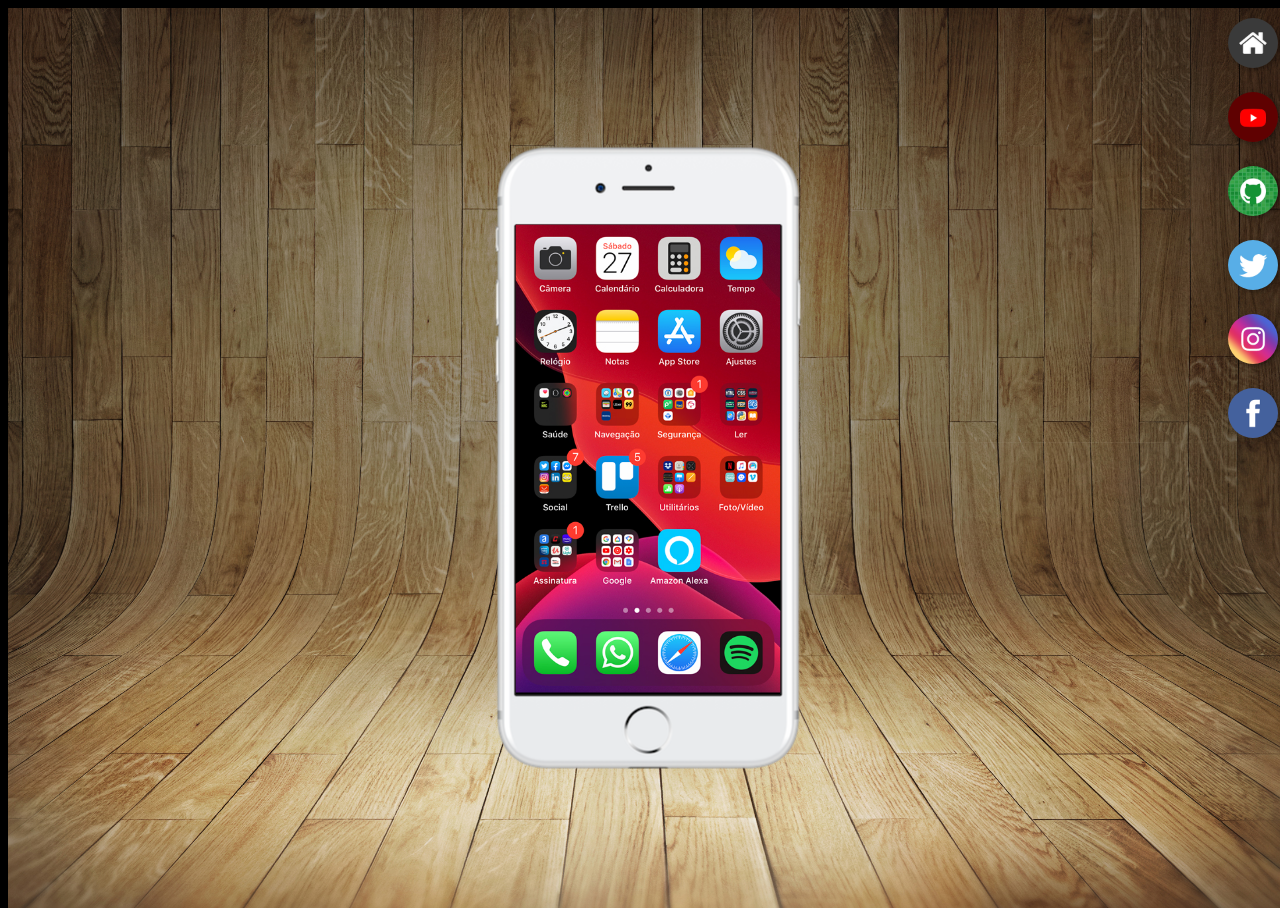
<file: index.html>
<!DOCTYPE html>
<html lang="pt-br">
<head>
    <meta charset="UTF-8">
    <meta name="viewport" content="width=device-width, initial-scale=1.0">
    <link rel="shortcut icon" href="favicon.ico" type="image/x-icon">
    <link rel="stylesheet" href="estilos/style.css">
    <title>Projeto Redes Sociais</title>
</head>
<body>
    <main>
        <section id="telefone">
            <iframe src="home.html" name="tela" id="tela" frameborder="0">
                Seu Navegador não é compativel
            </iframe>

        </section>
        <section id="redes-sociais">
            <a href="home.html" target="tela"><img src="imagens/logo-home.jpg" alt="Home"></a><br>
            <a href="youtube.html" target="tela"><img src="imagens/logo-youtube.jpg" alt="Youtube"></a><br>
            <a href="git.html" target="tela"><img src="imagens/logo-github.jpg" alt="Github"></a><br>
            <a href="https://x.com/guanabara" target="tela"><img src="imagens/logo-twitter.jpg" alt="Twitter"></a><br>
            <a href="imagens/tela-instagram.jpg" target="tela"><img src="imagens/logo-instagram.jpg" alt="Istagram"> </a><br>
            <a href="imagens/tela-facebook.jpg" target="tela"><img src="imagens/logo-facebook.jpg" alt="Facebook"></a>


        </section>
    </main>
</body>
</html>
</file>
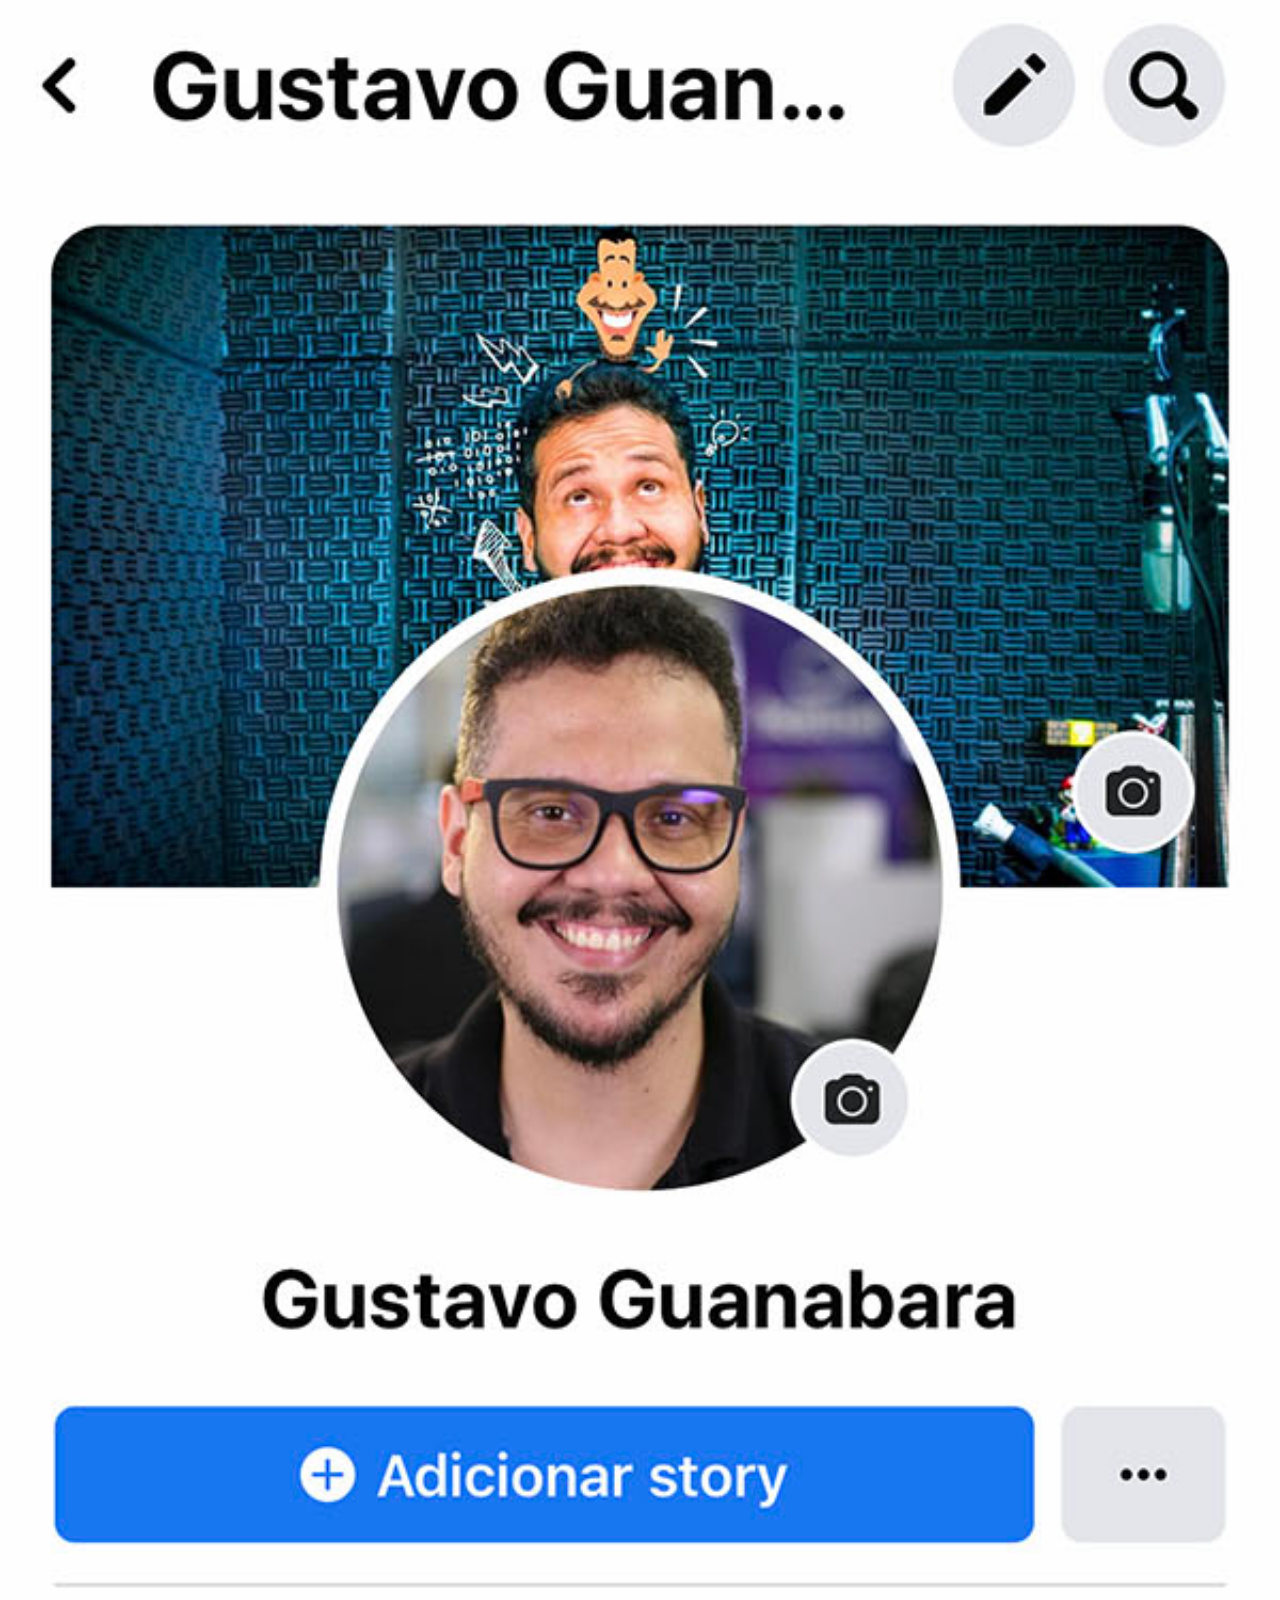
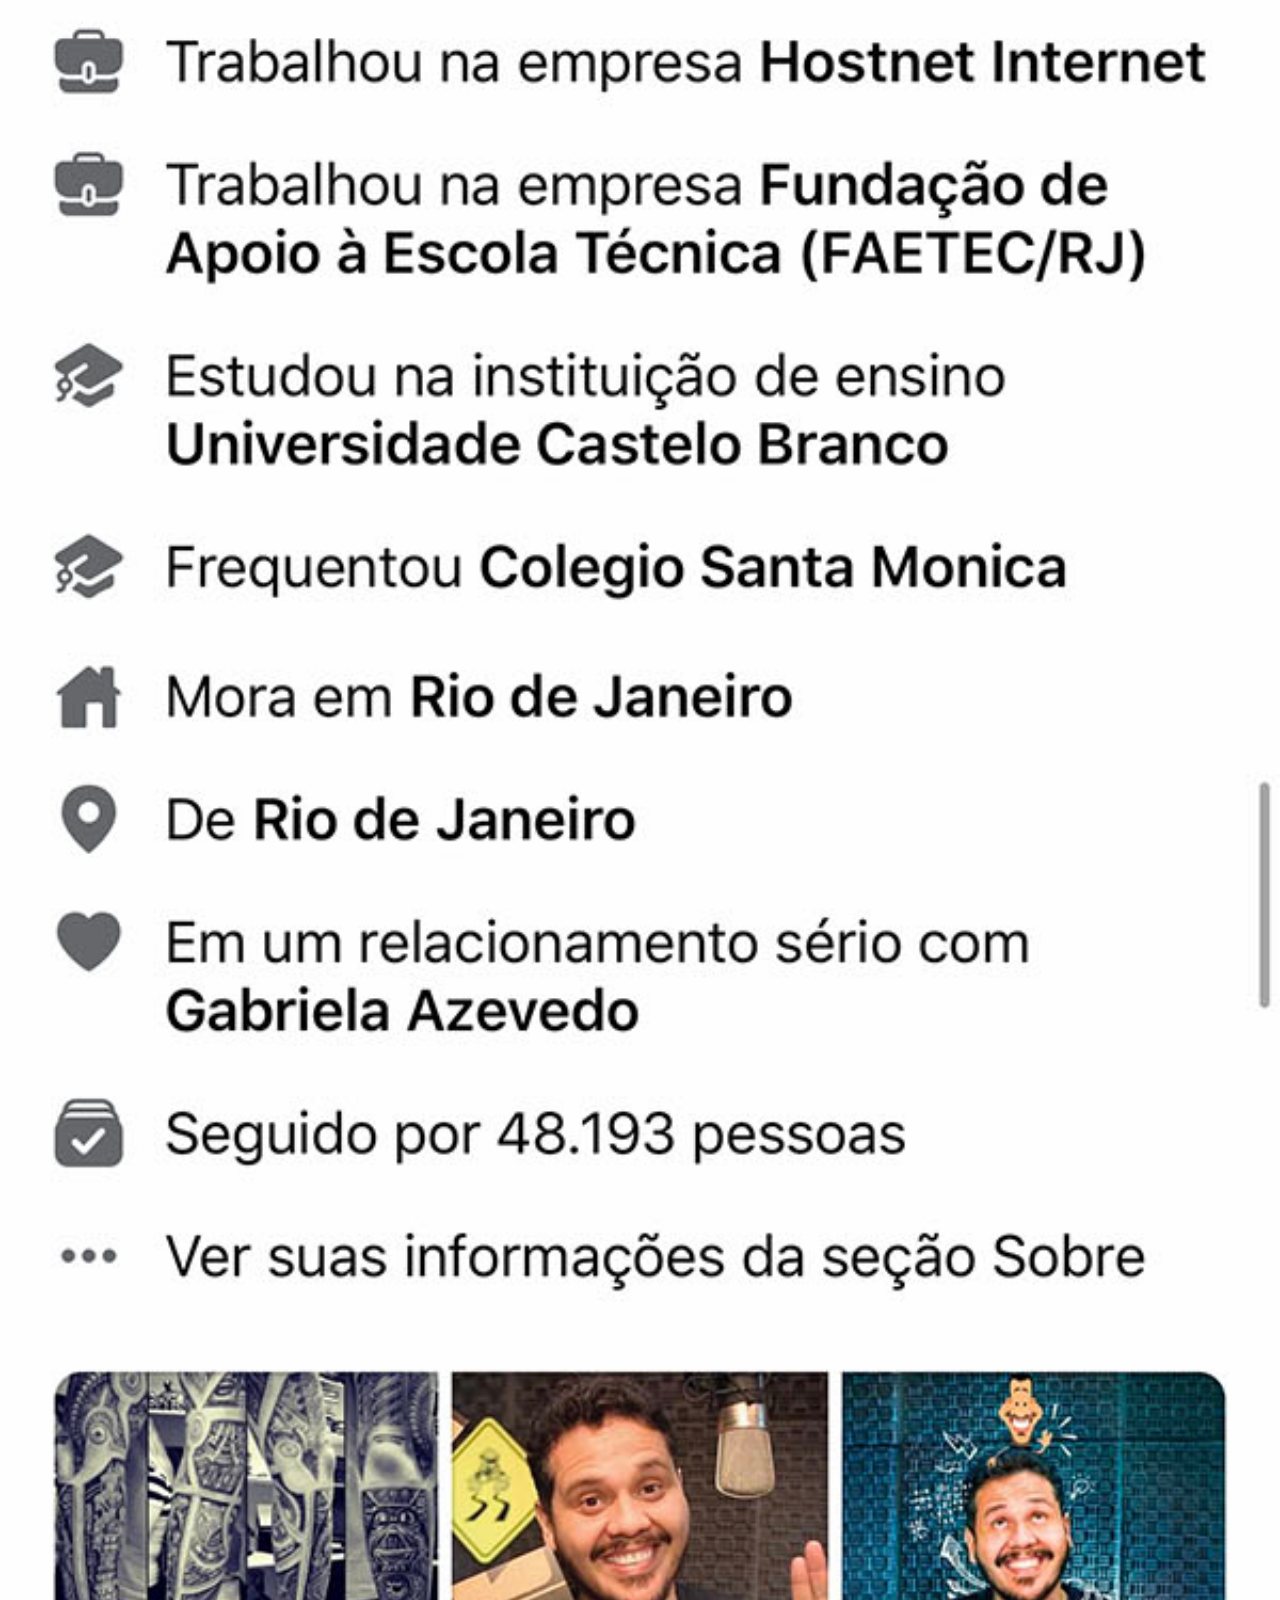
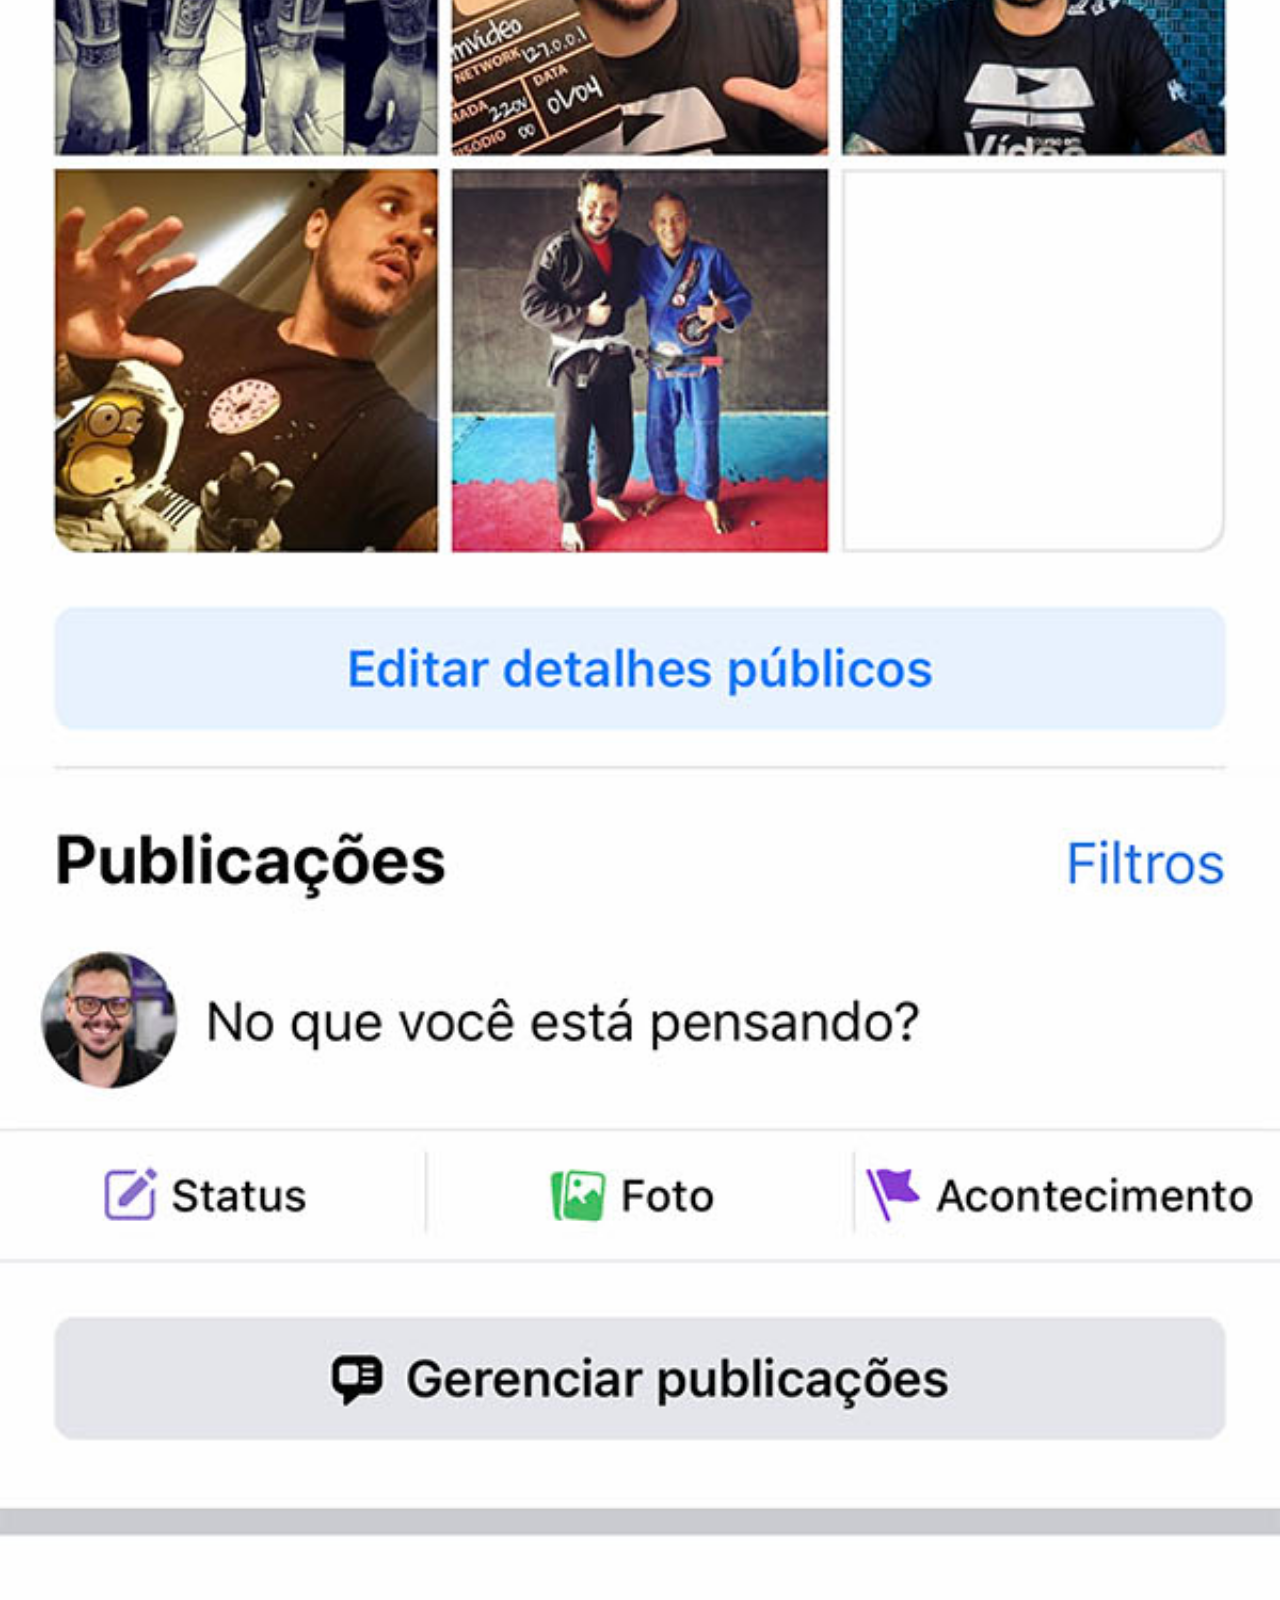
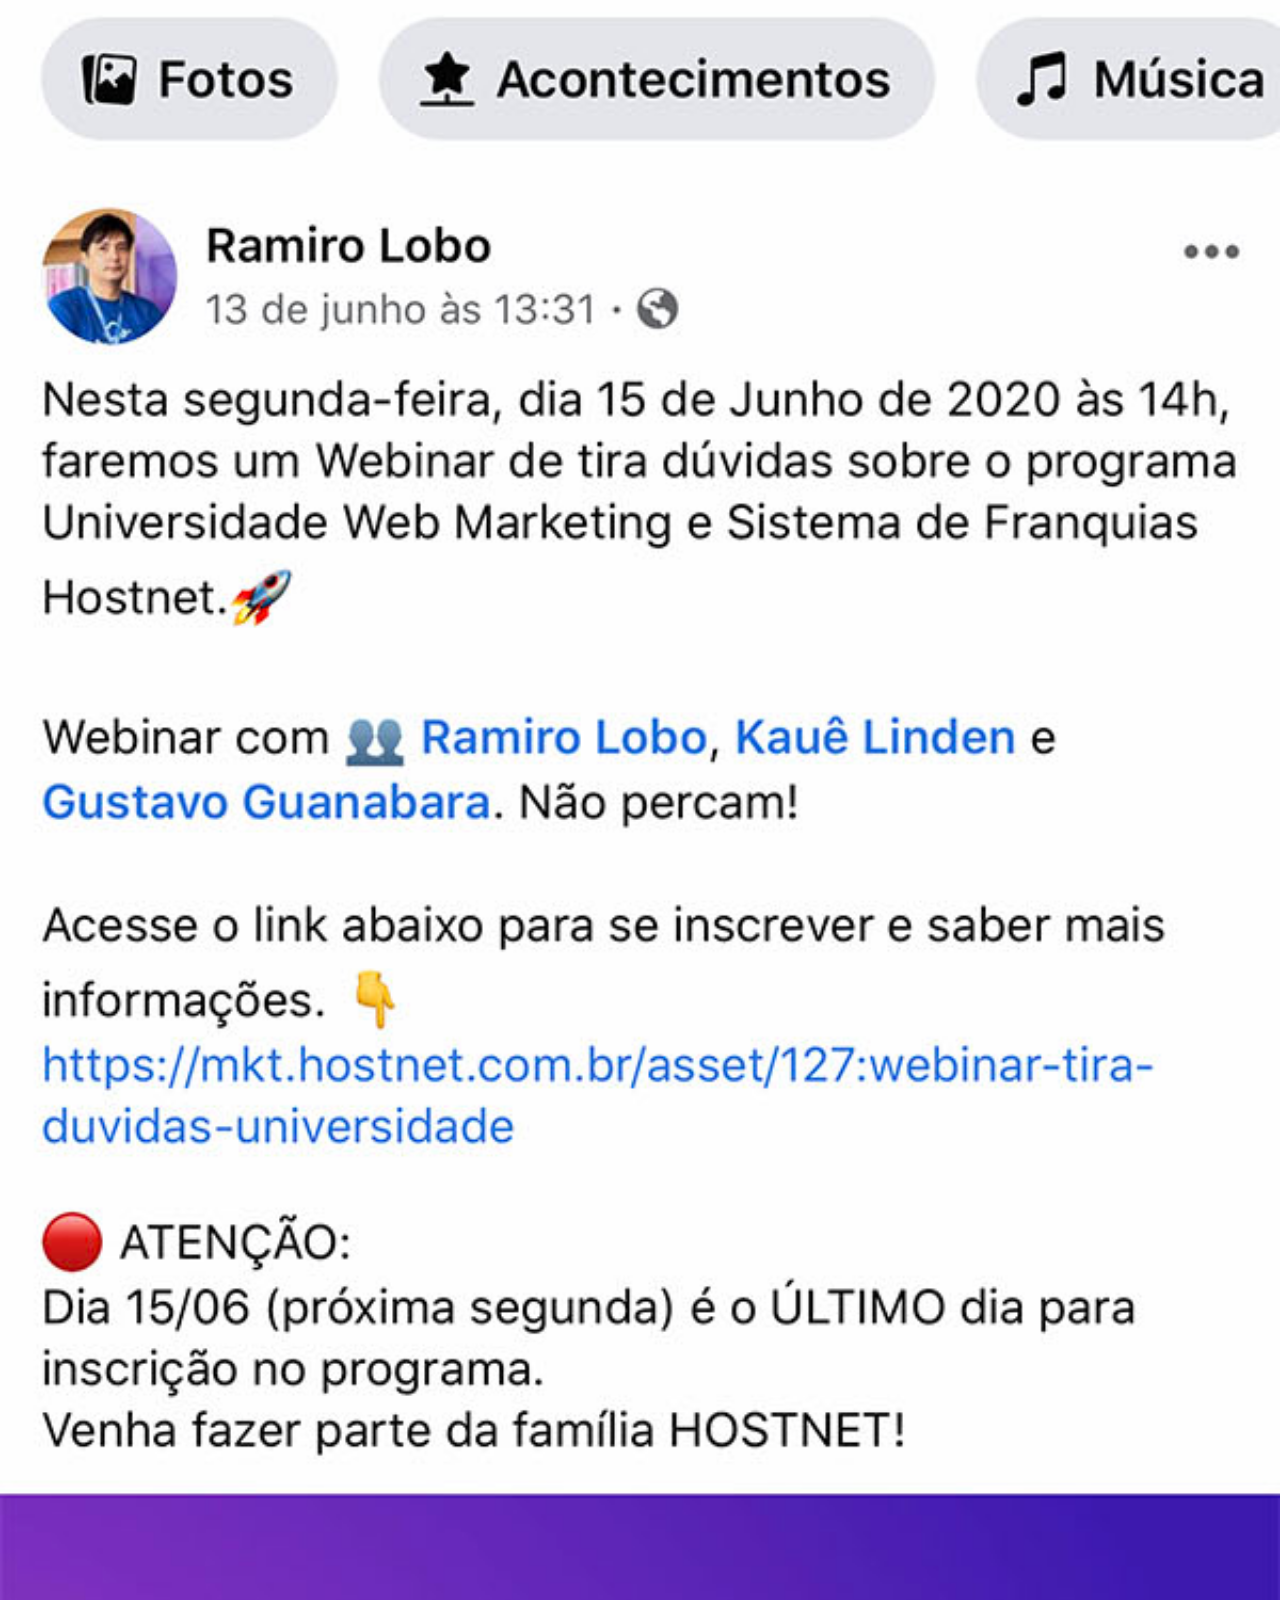
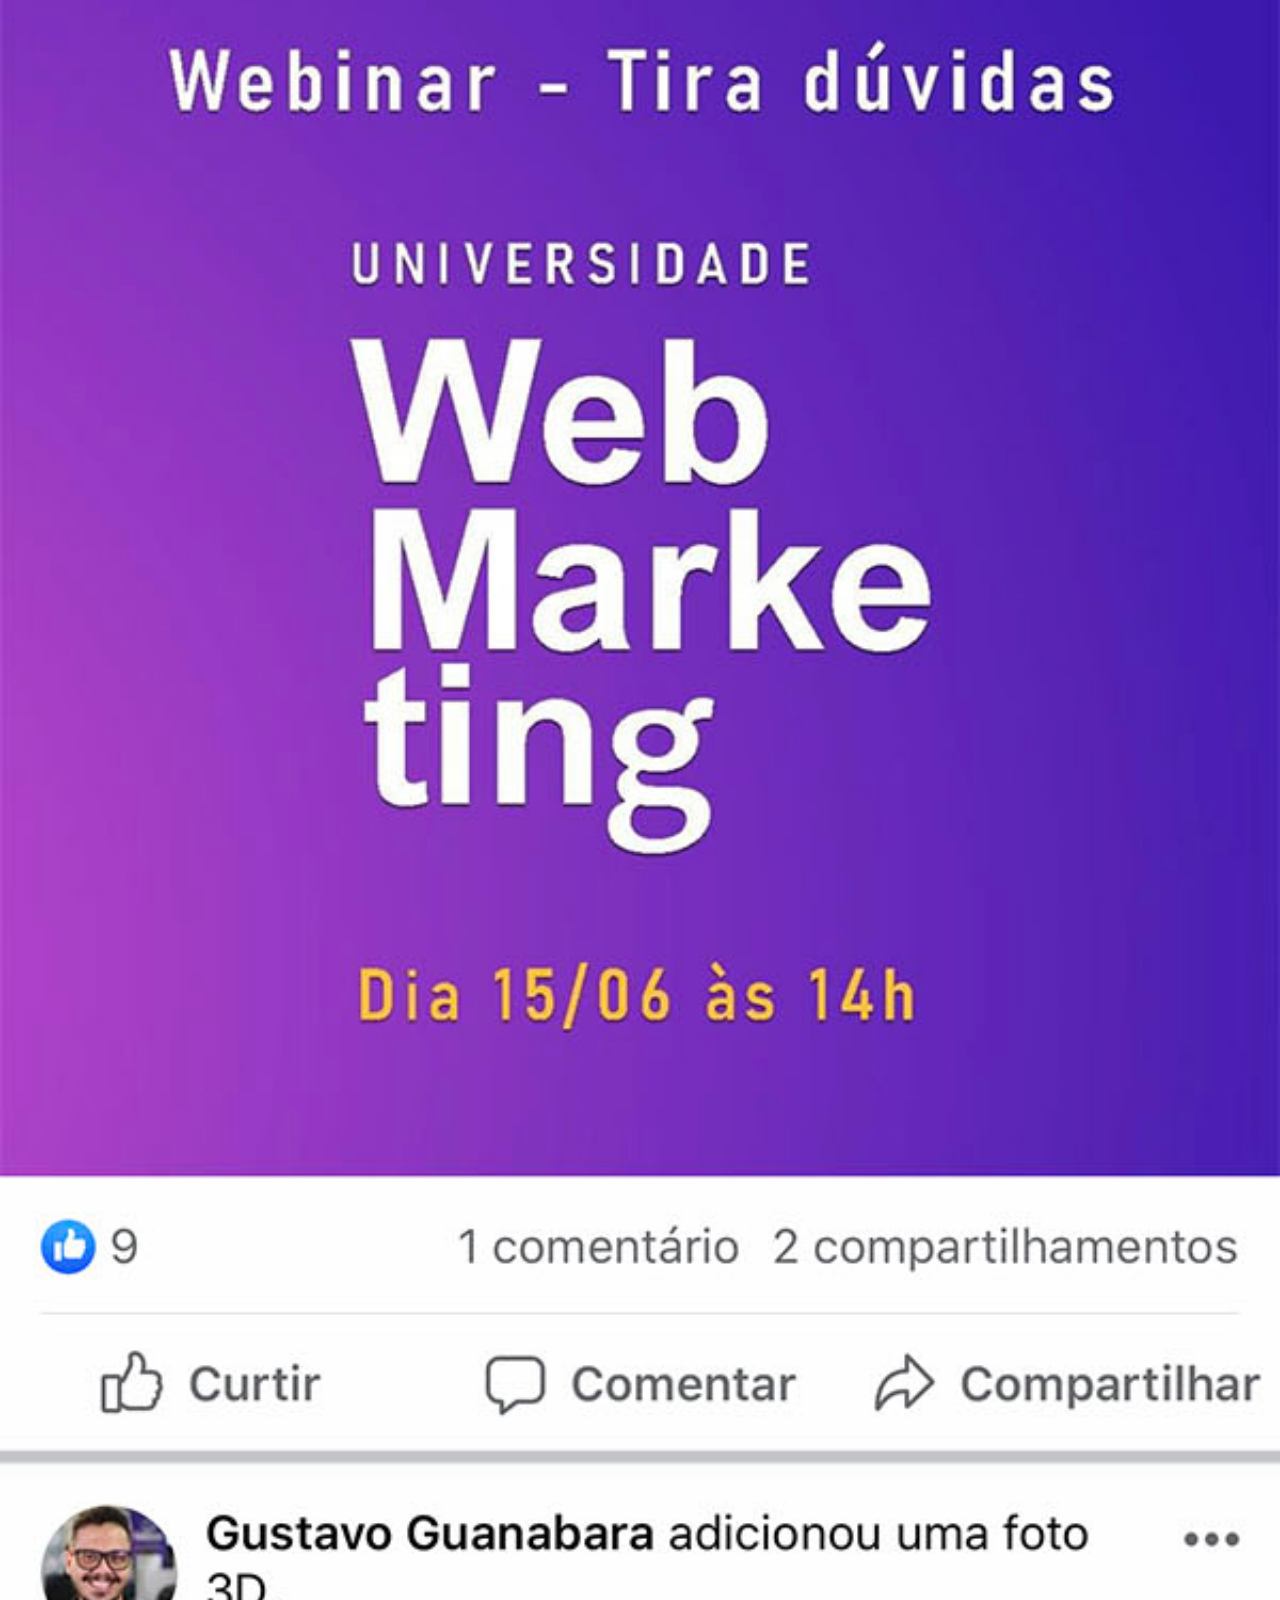
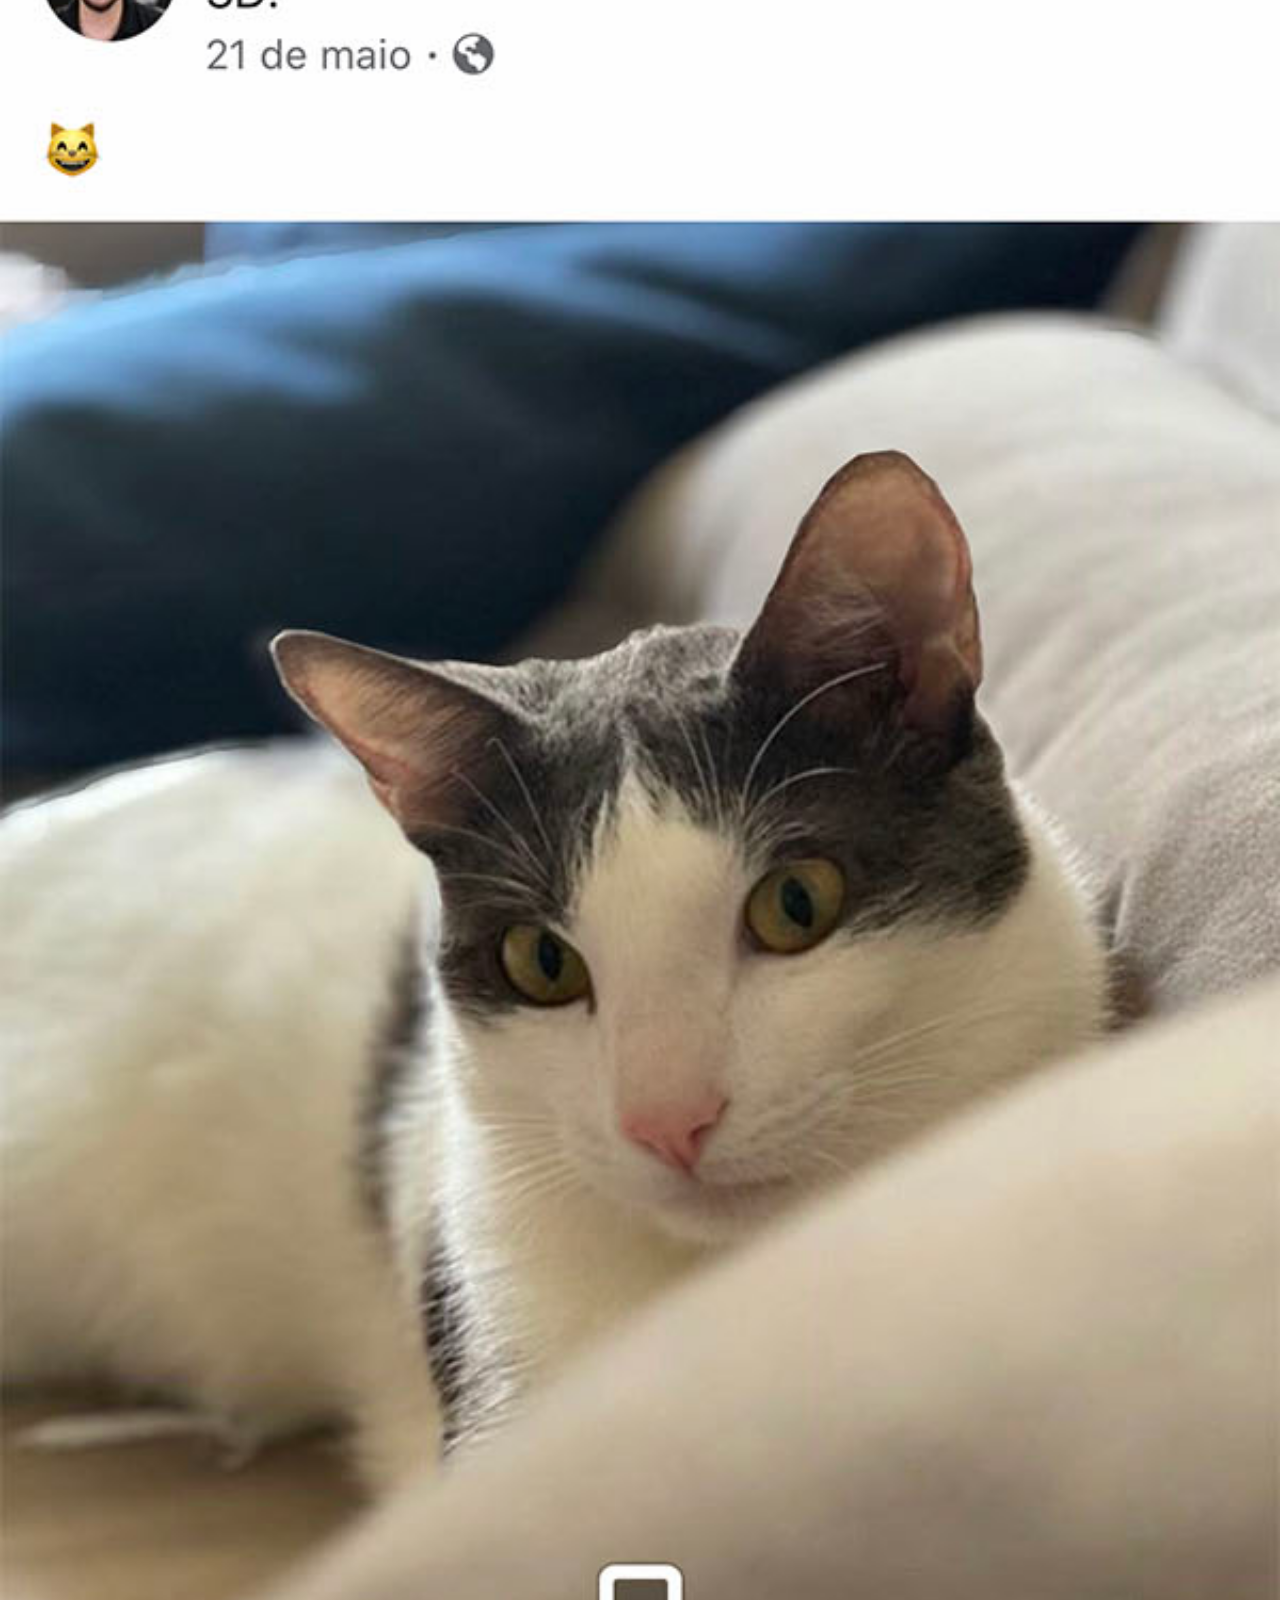
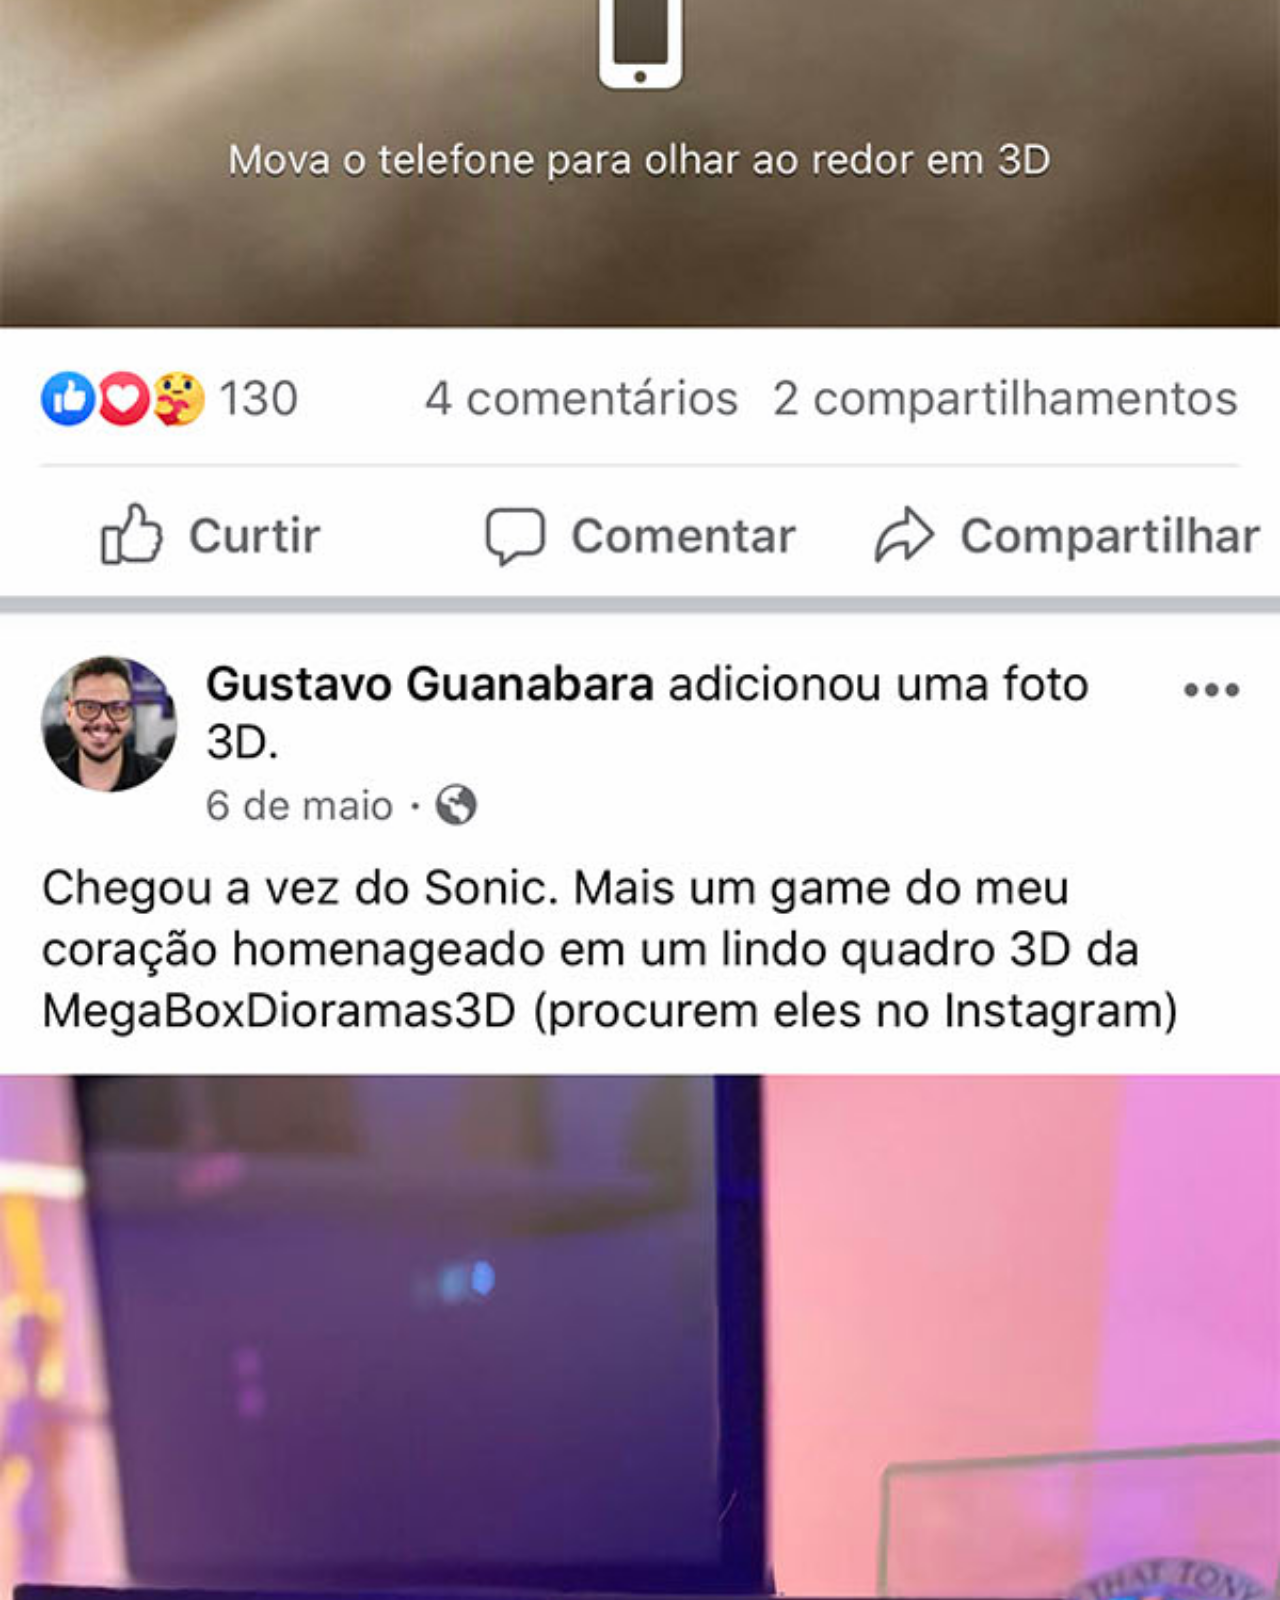
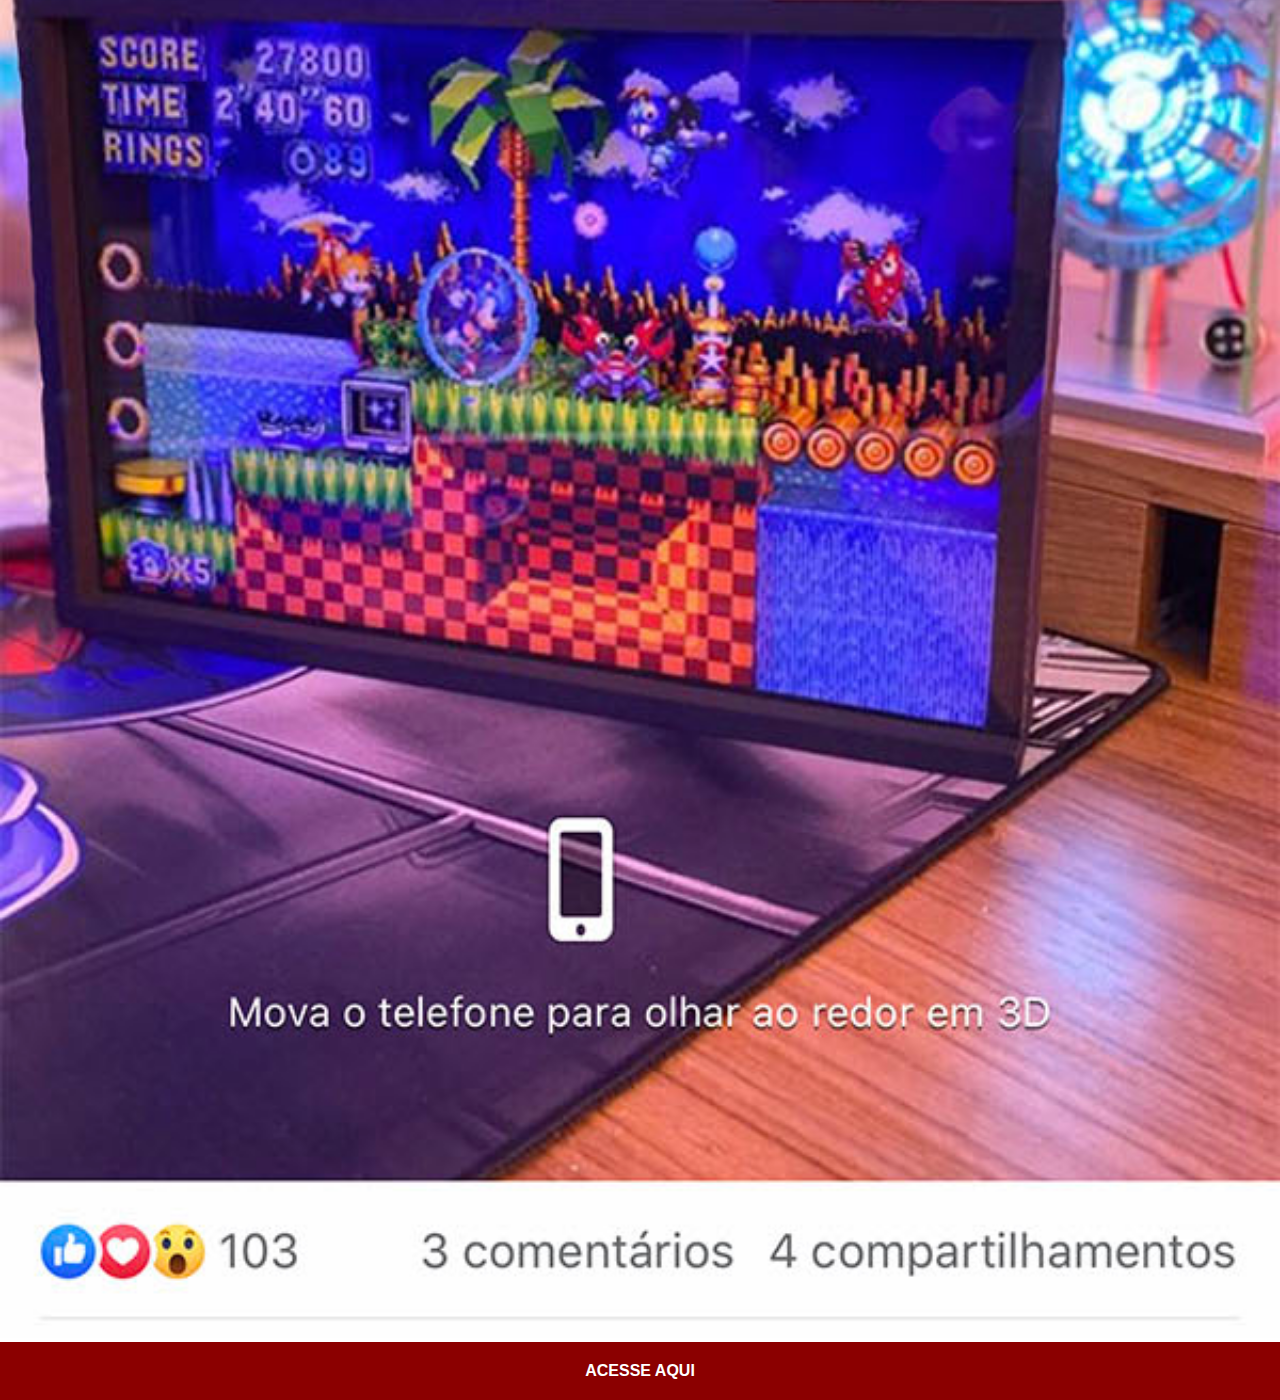
<file: facebook.html>
<!DOCTYPE html>
<html lang="pt-br">
<head>
    <meta charset="UTF-8">
    <meta name="viewport" content="width=device-width, initial-scale=1.0">
    <title>Facebook</title>
    <link rel="stylesheet" href="estilos/social.css">
</head>
<body>
    <img src="imagens/tela-facebook.jpg" alt="">
    <a href="https://www.facebook.com/gustavoguanabara/?locale=pt_BR">ACESSE AQUI</a>
</body>
</html>
</file>
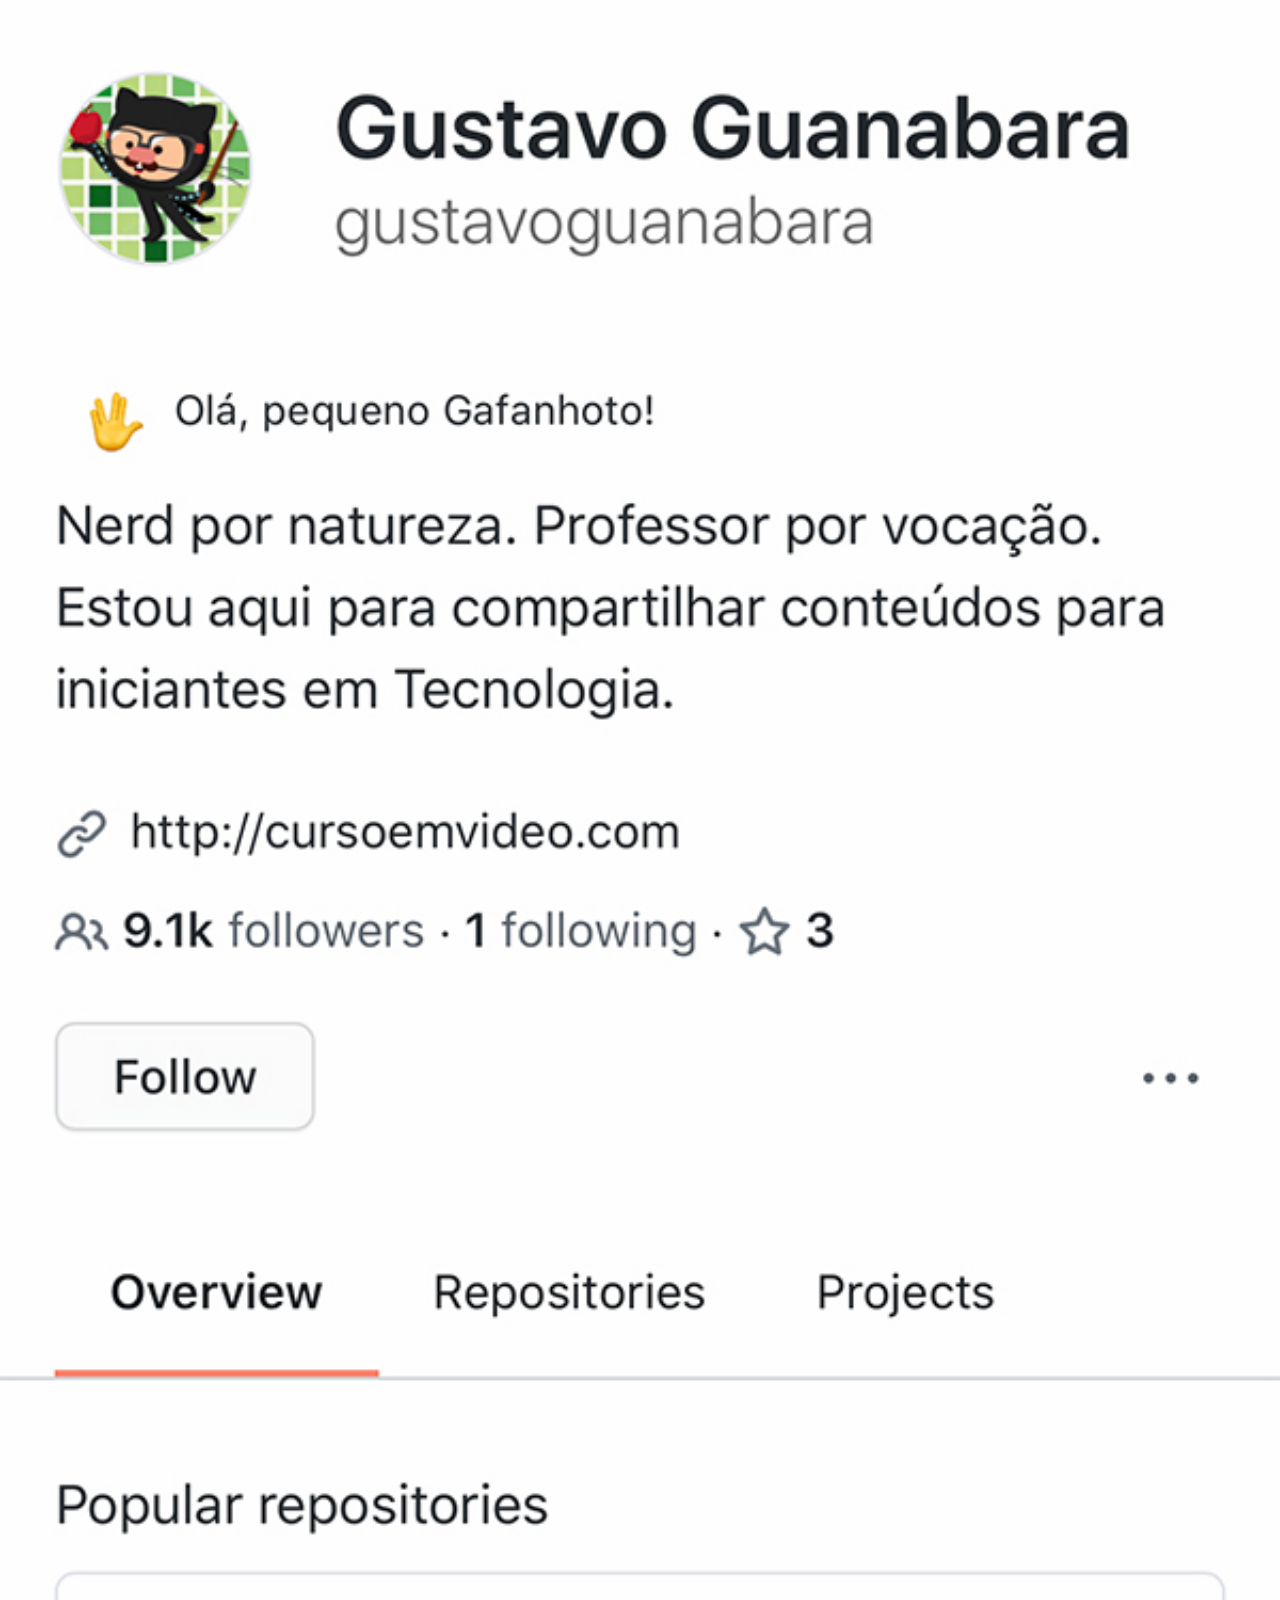
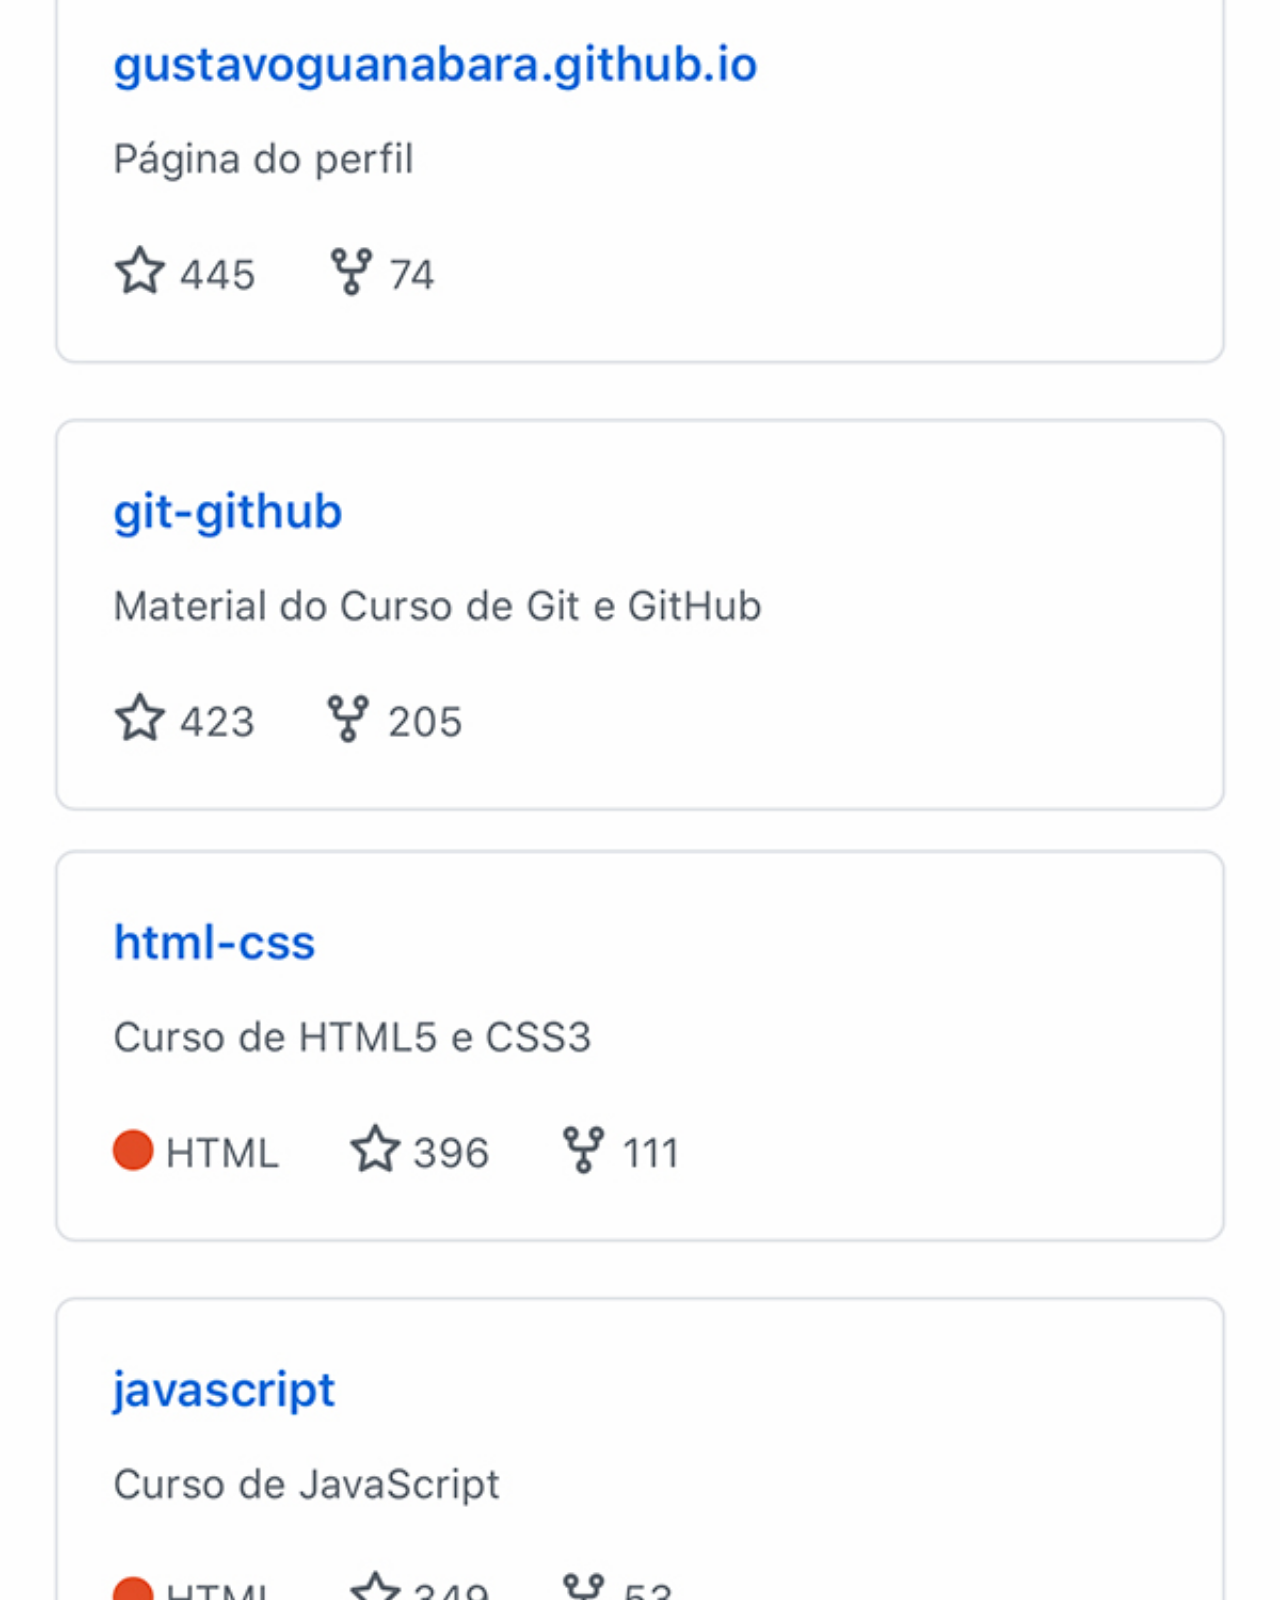
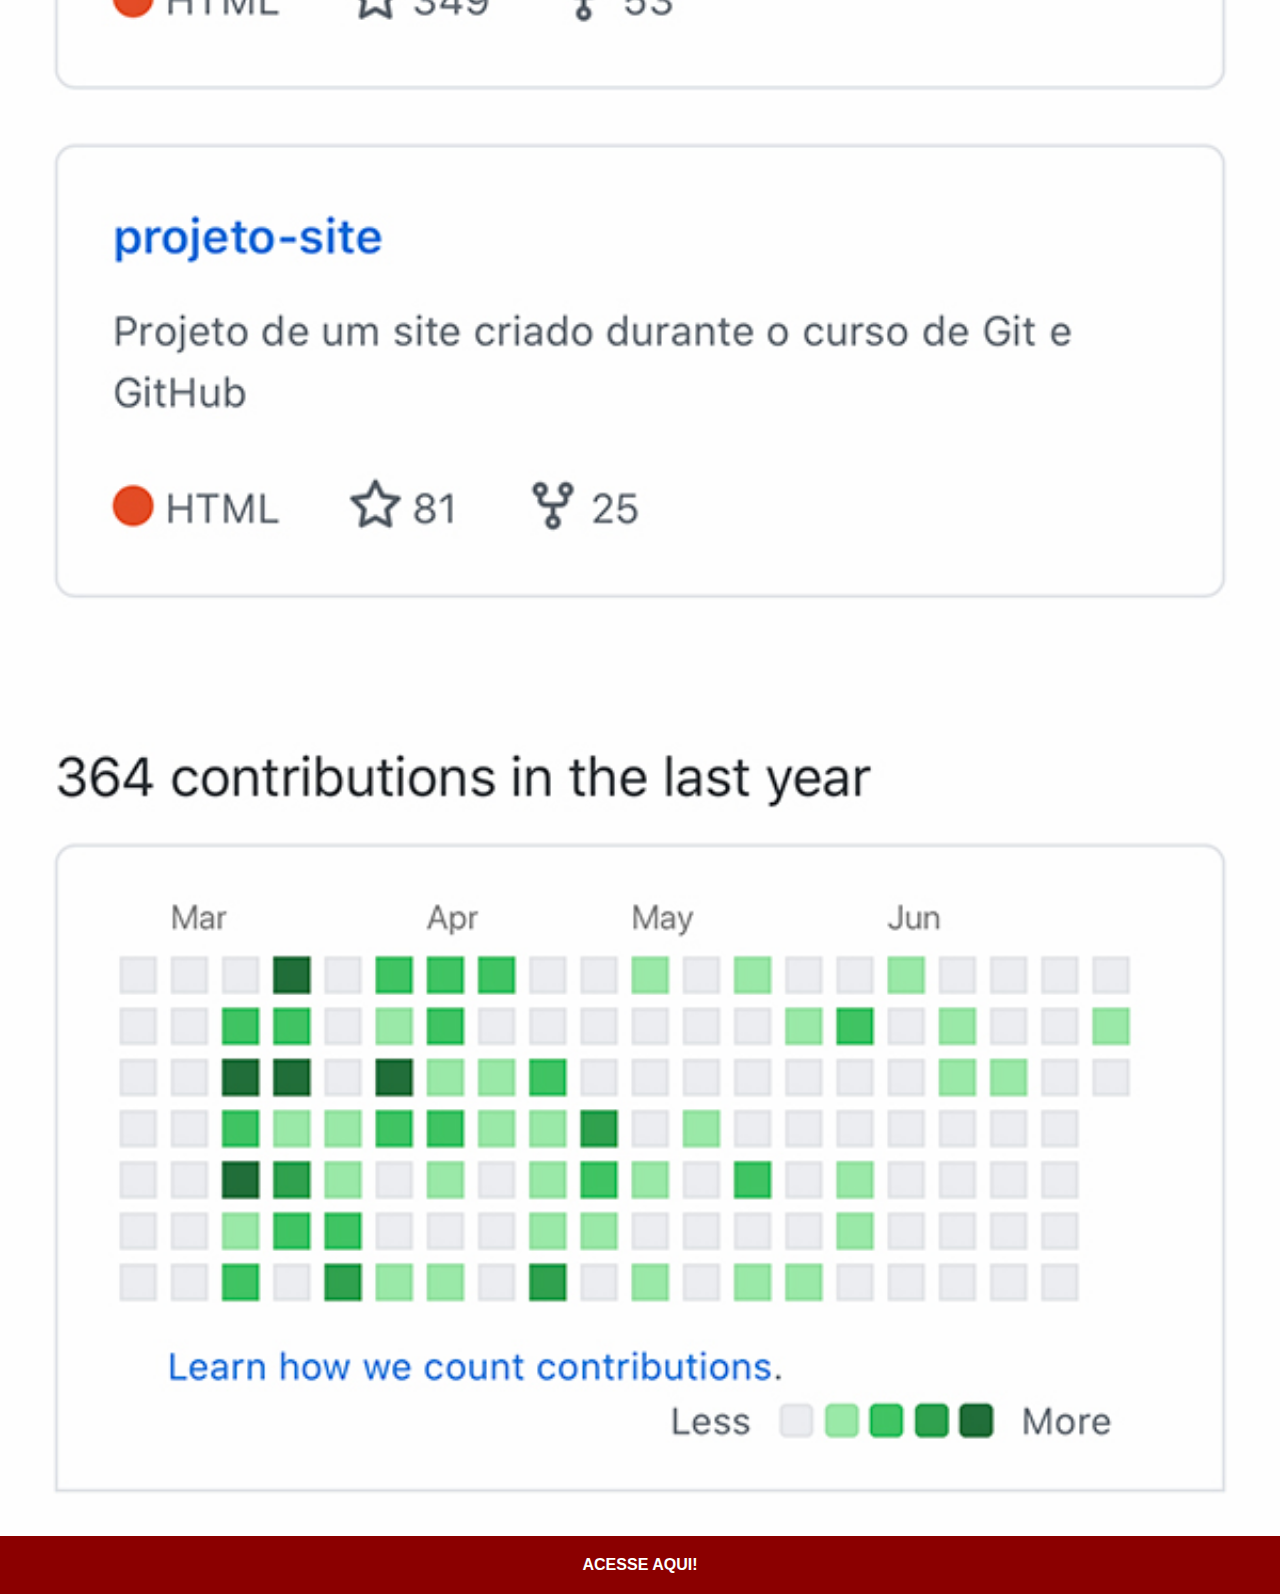
<file: git.html>
<!DOCTYPE html>
<html lang="pt-br">
<head>
    <meta charset="UTF-8">
    <meta name="viewport" content="width=device-width, initial-scale=1.0">
    <title>Github</title>
    
    <link rel="stylesheet" href="estilos/social.css">
</head>
<body>
    <img src="imagens/tela-github.jpg" alt="">
    <a href="https://github.com/gustavoguanabara/">ACESSE AQUI!</a>
    
</body>
</html>
</file>
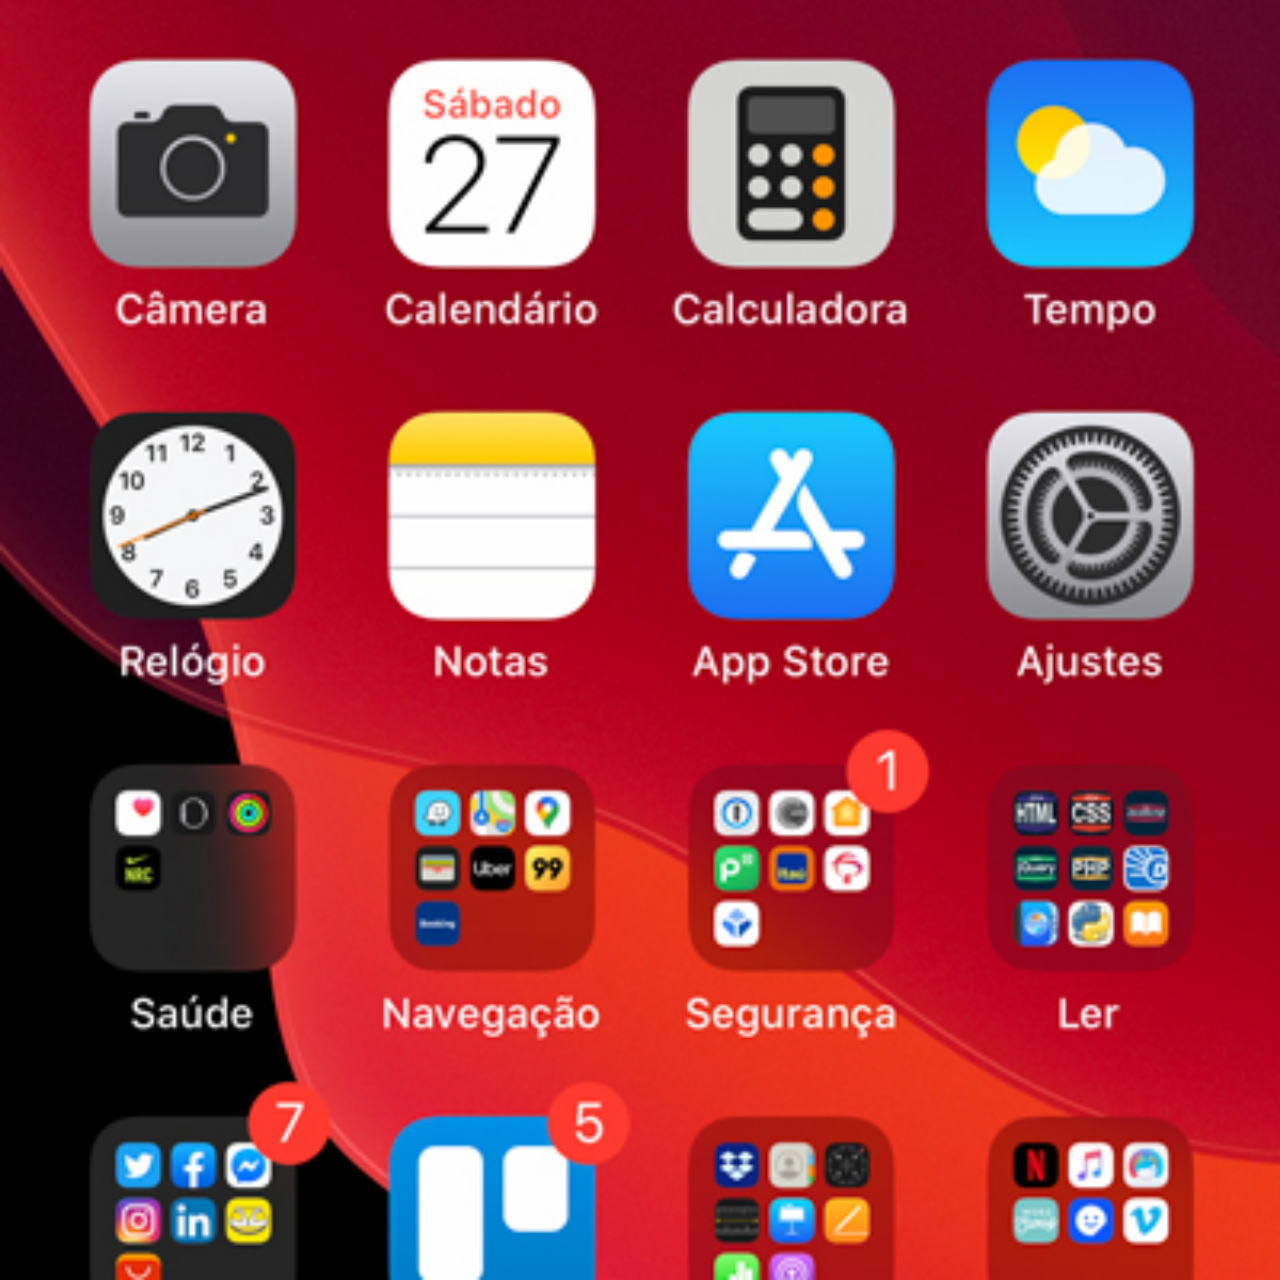
<file: home.html>
<!DOCTYPE html>
<html lang="pt-br">
<head>
    <meta charset="UTF-8">
    <meta name="viewport" content="width=device-width, initial-scale=1.0">
    <title>Home</title>
    <style>
        * {
            margin: 0px;
            padding: 0px;
        }

        body {
            width: 100vw;
            height: 100vw;
            background: black url('imagens/tela-home.jpg') no-repeat top center;
            background-size: cover;
        }
    </style>
</head>
<body>
    
</body>
</html>
</file>
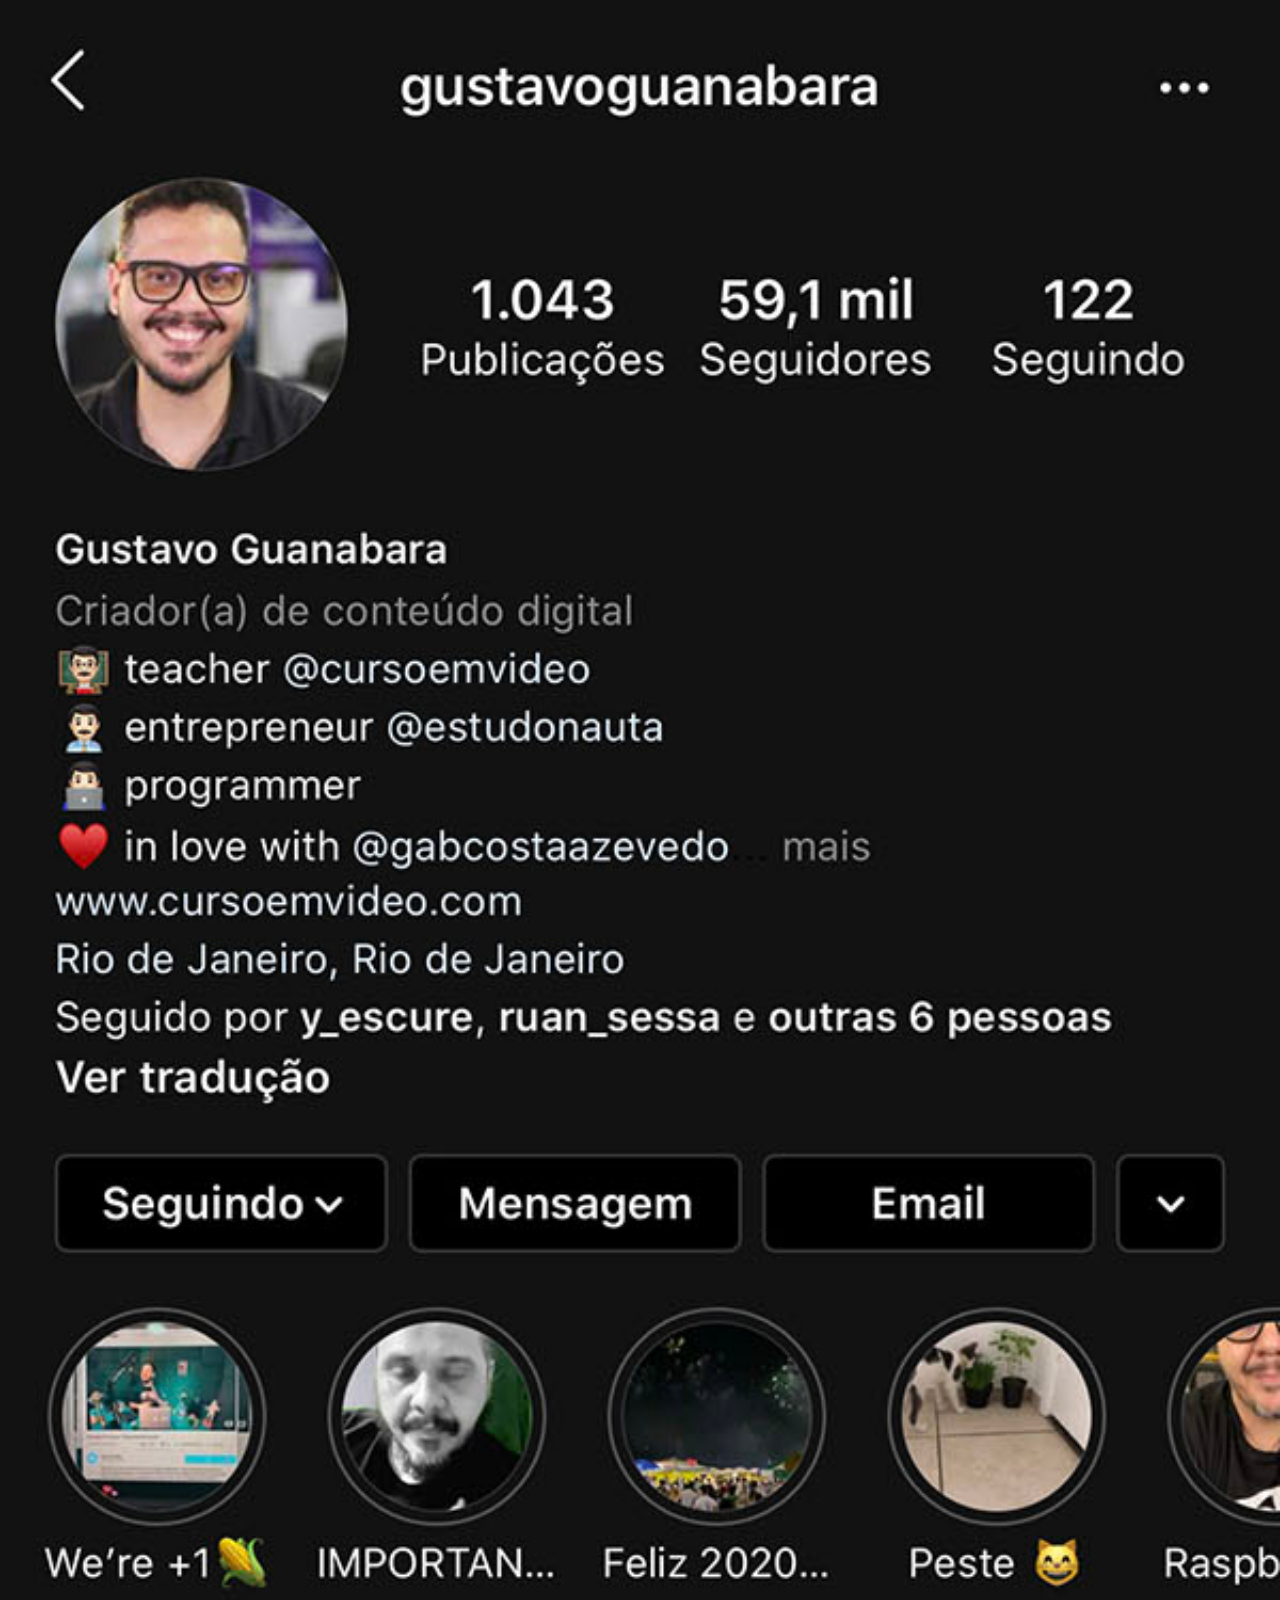
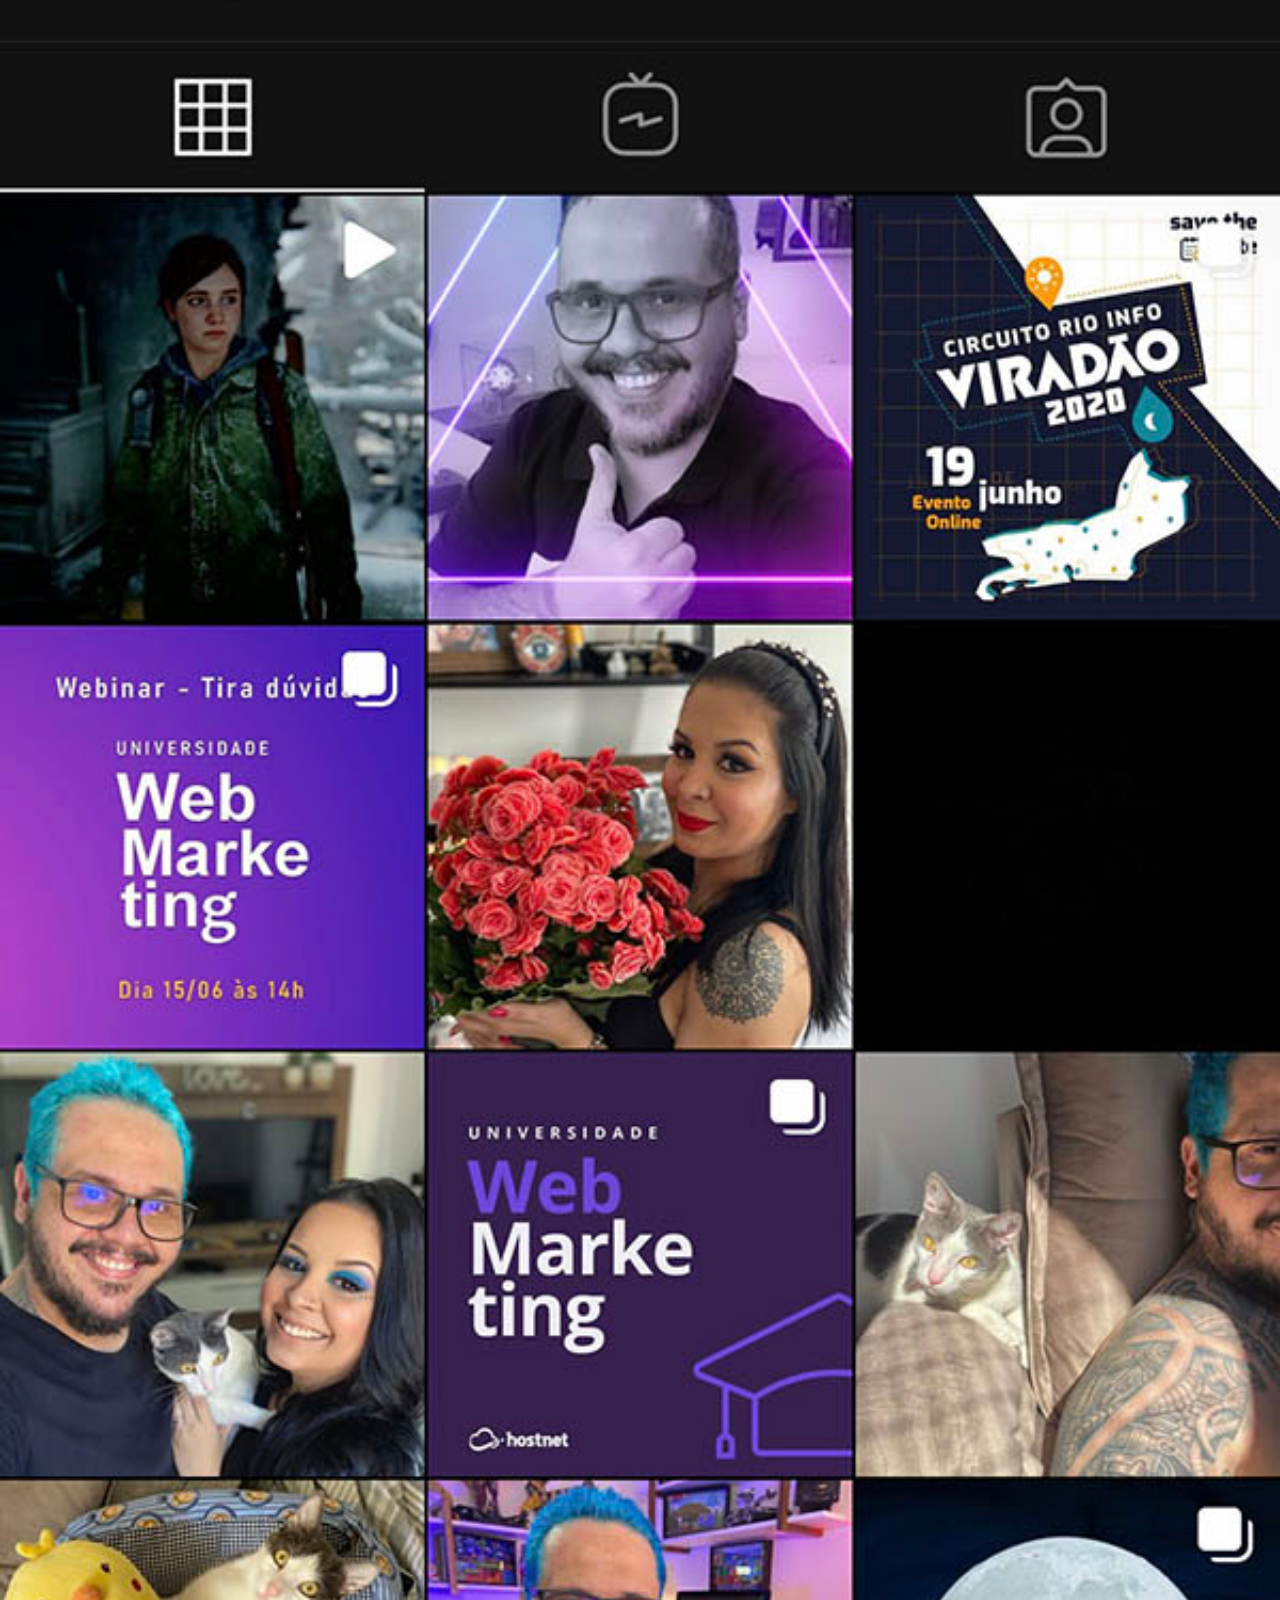
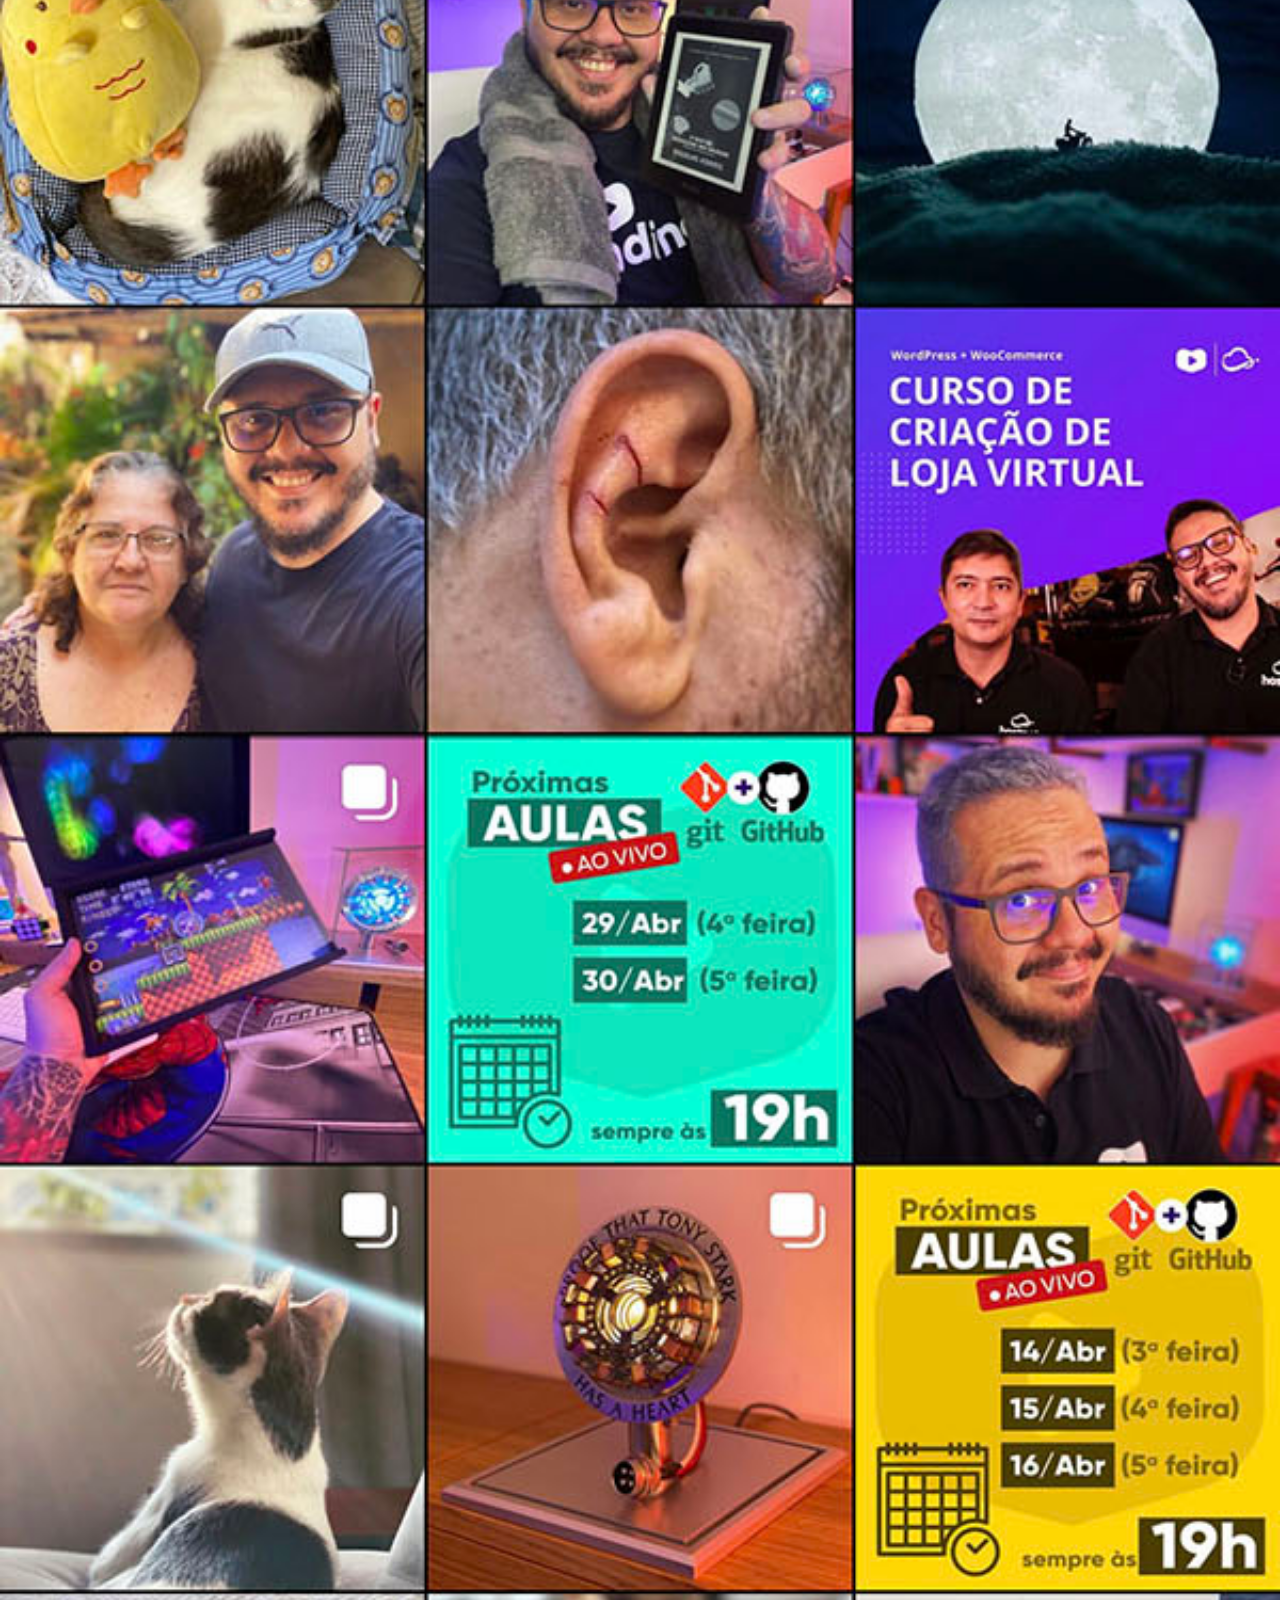
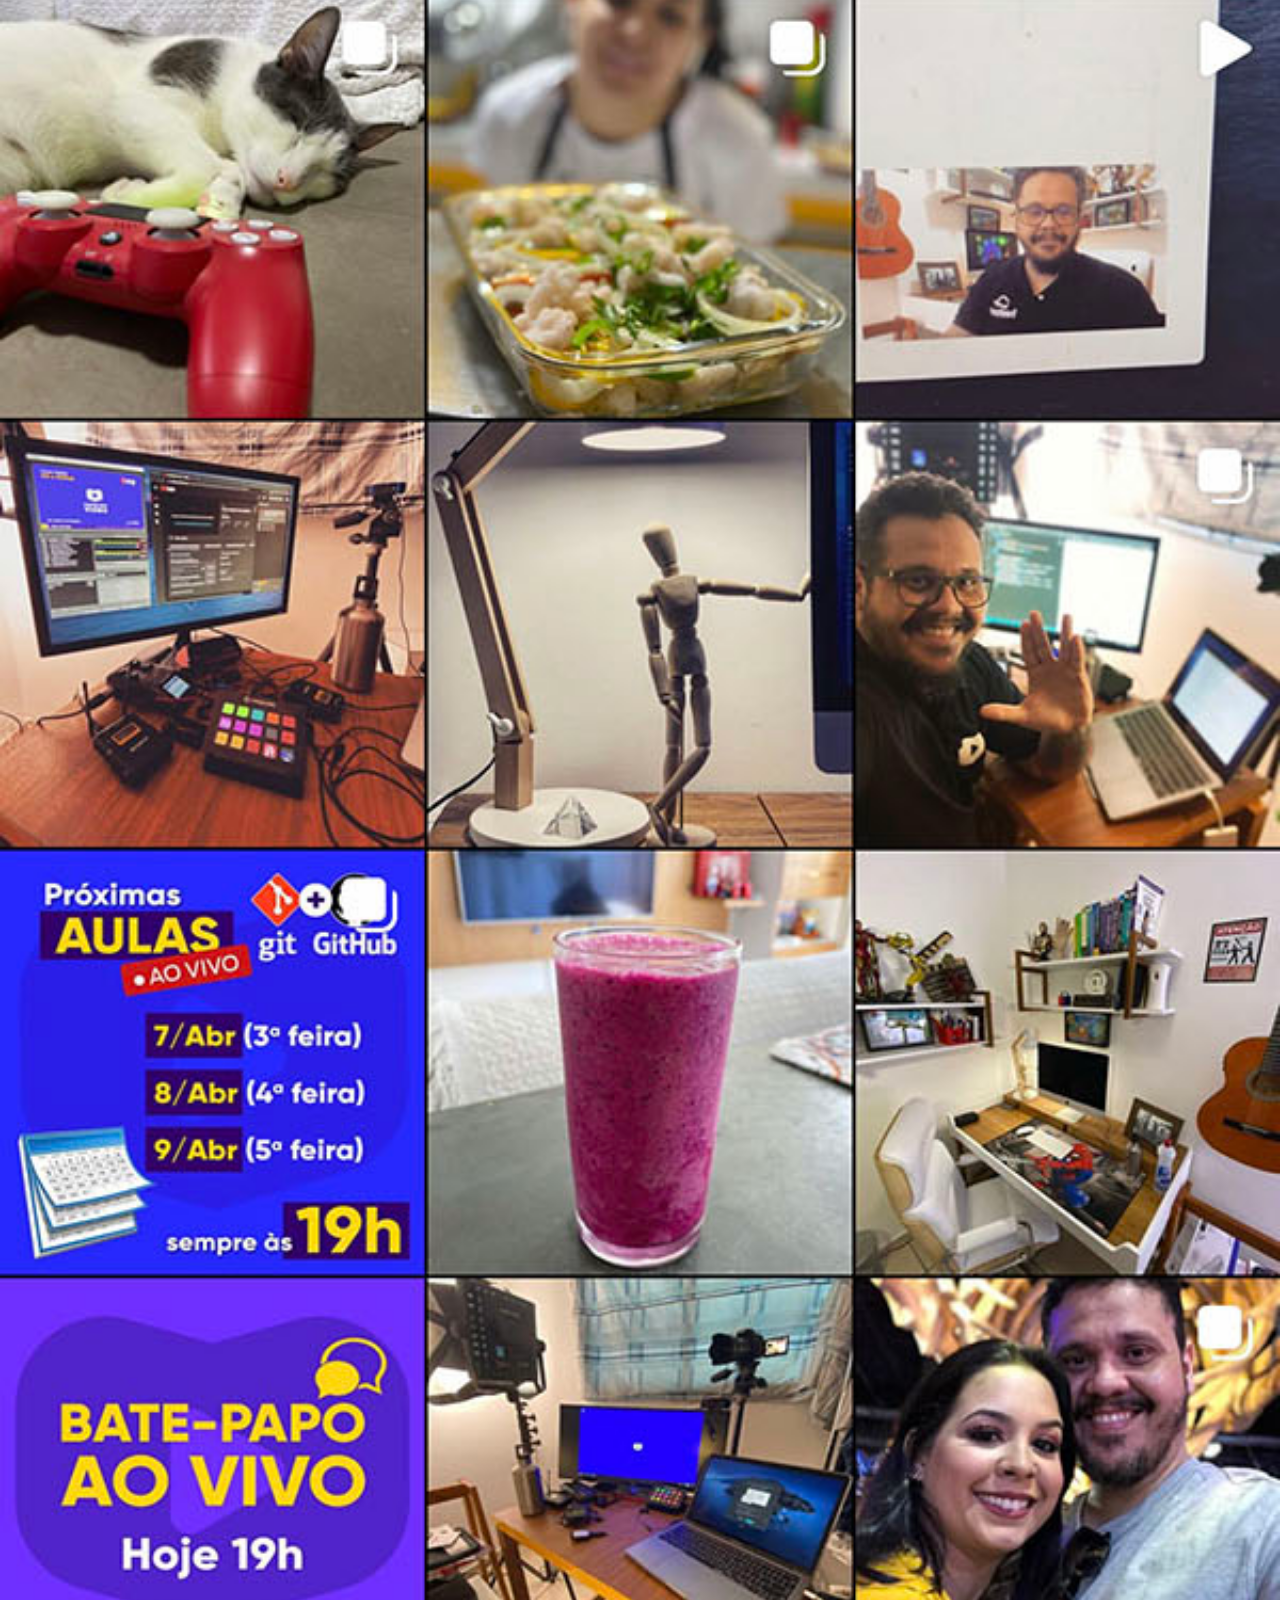
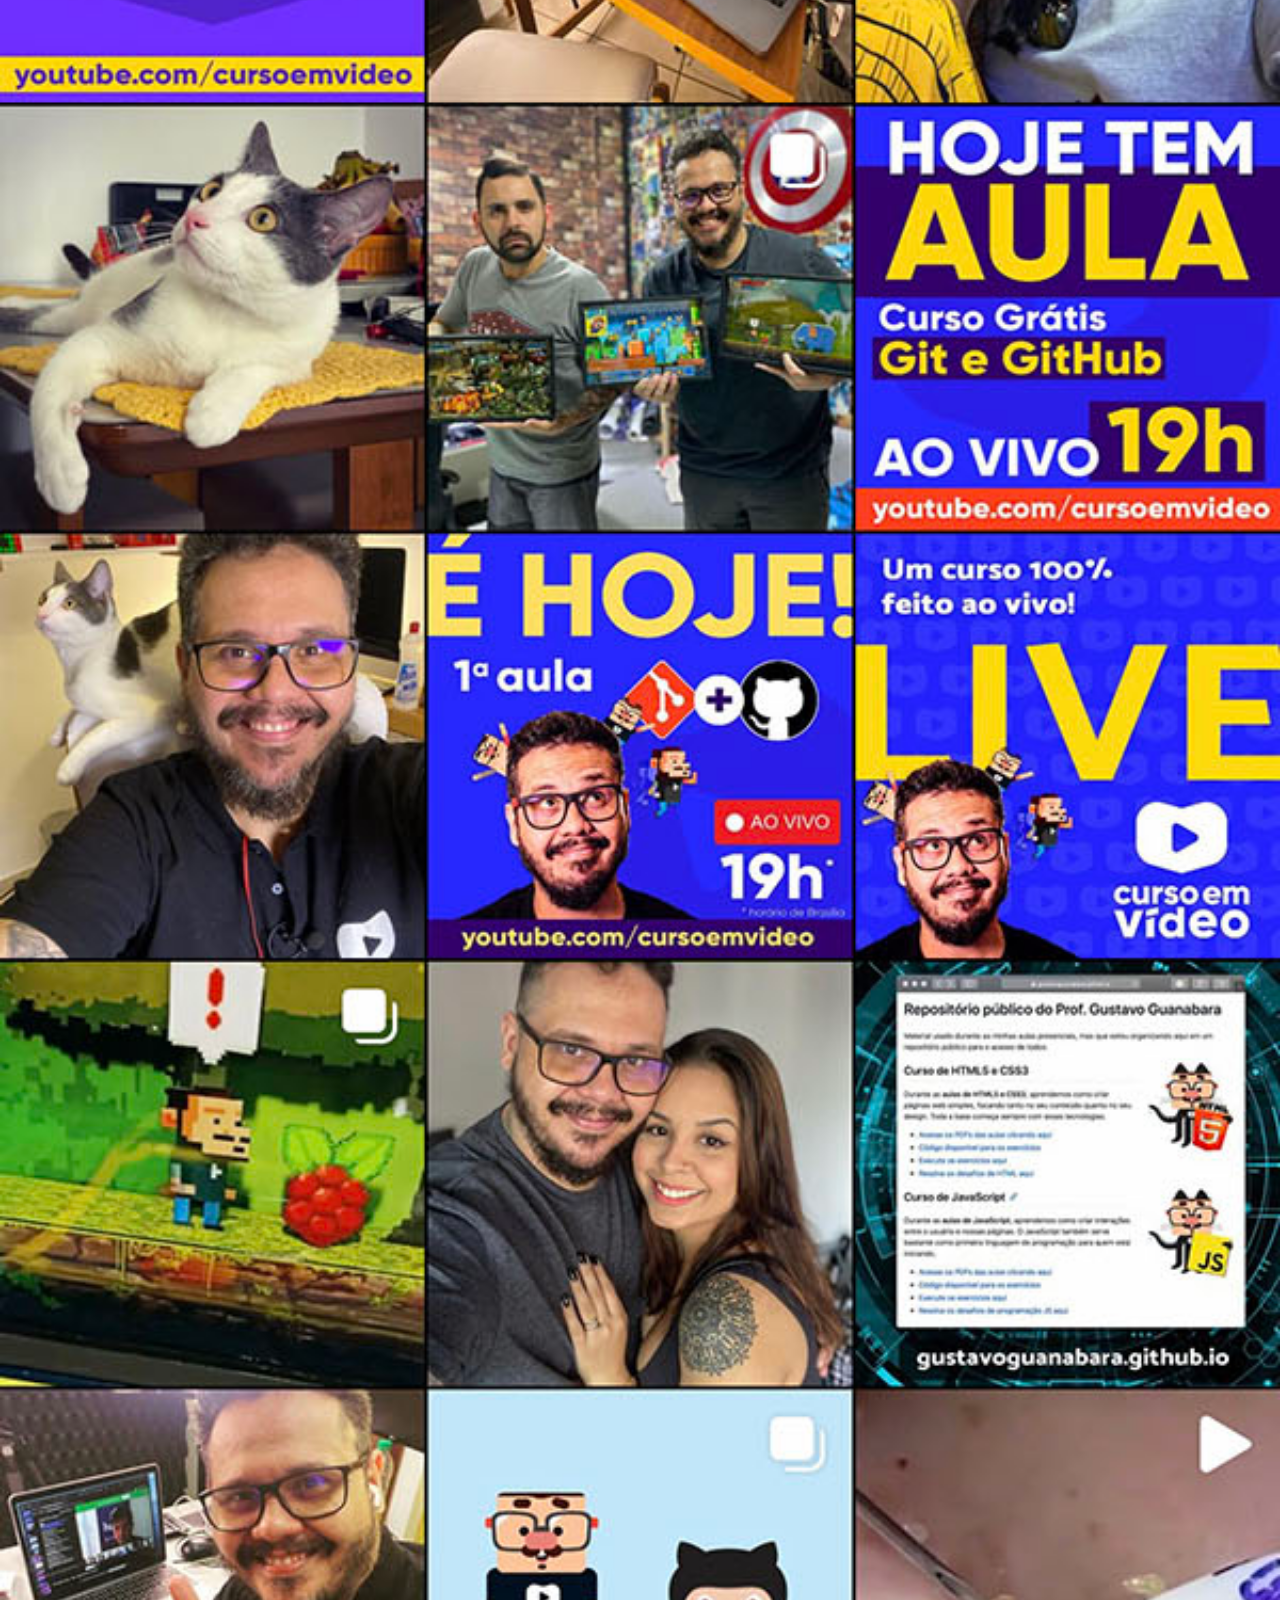
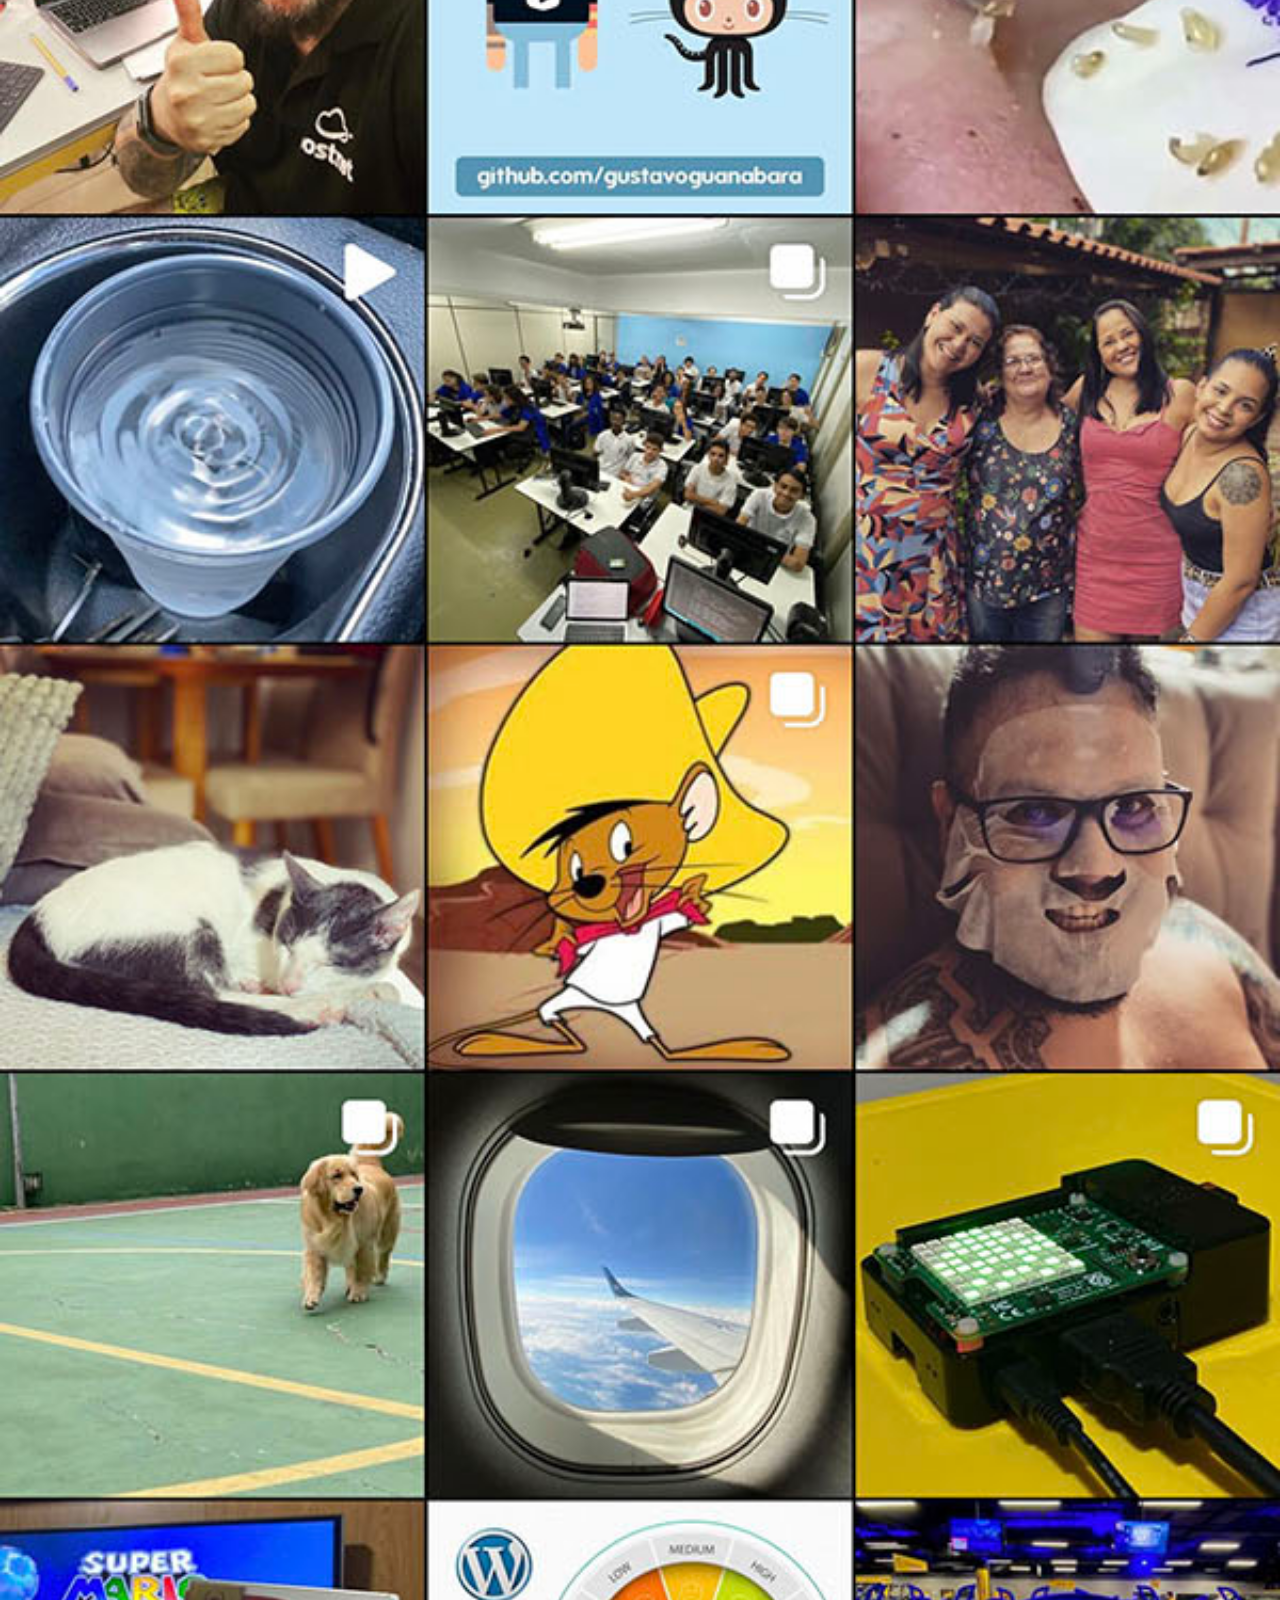
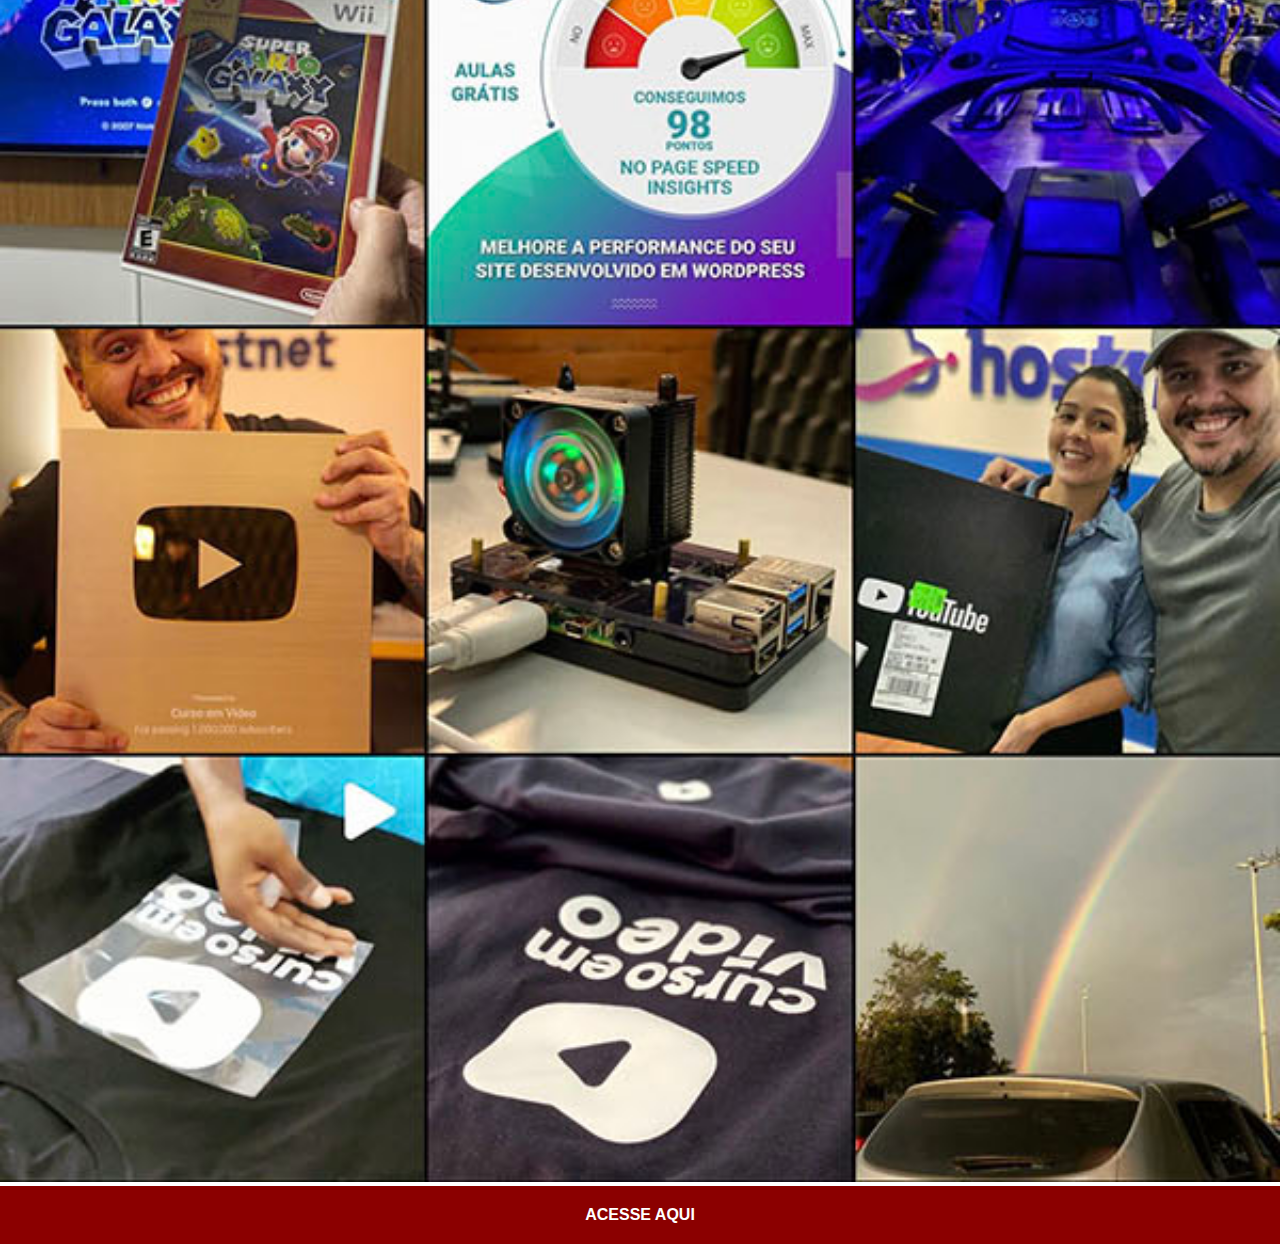
<file: instagram.html>
<!DOCTYPE html>
<html lang="en">
<head>
    <meta charset="UTF-8">
    <meta name="viewport" content="width=device-width, initial-scale=1.0">
    <title>Instagram</title>
    <link rel="stylesheet" href="estilos/social.css">
</head>
<body>
    <img src="imagens/tela-instagram.jpg" alt="">
    <a href="https://www.instagram.com/gustavoguanabara/">ACESSE AQUI</a>
</body>
</html>
</file>
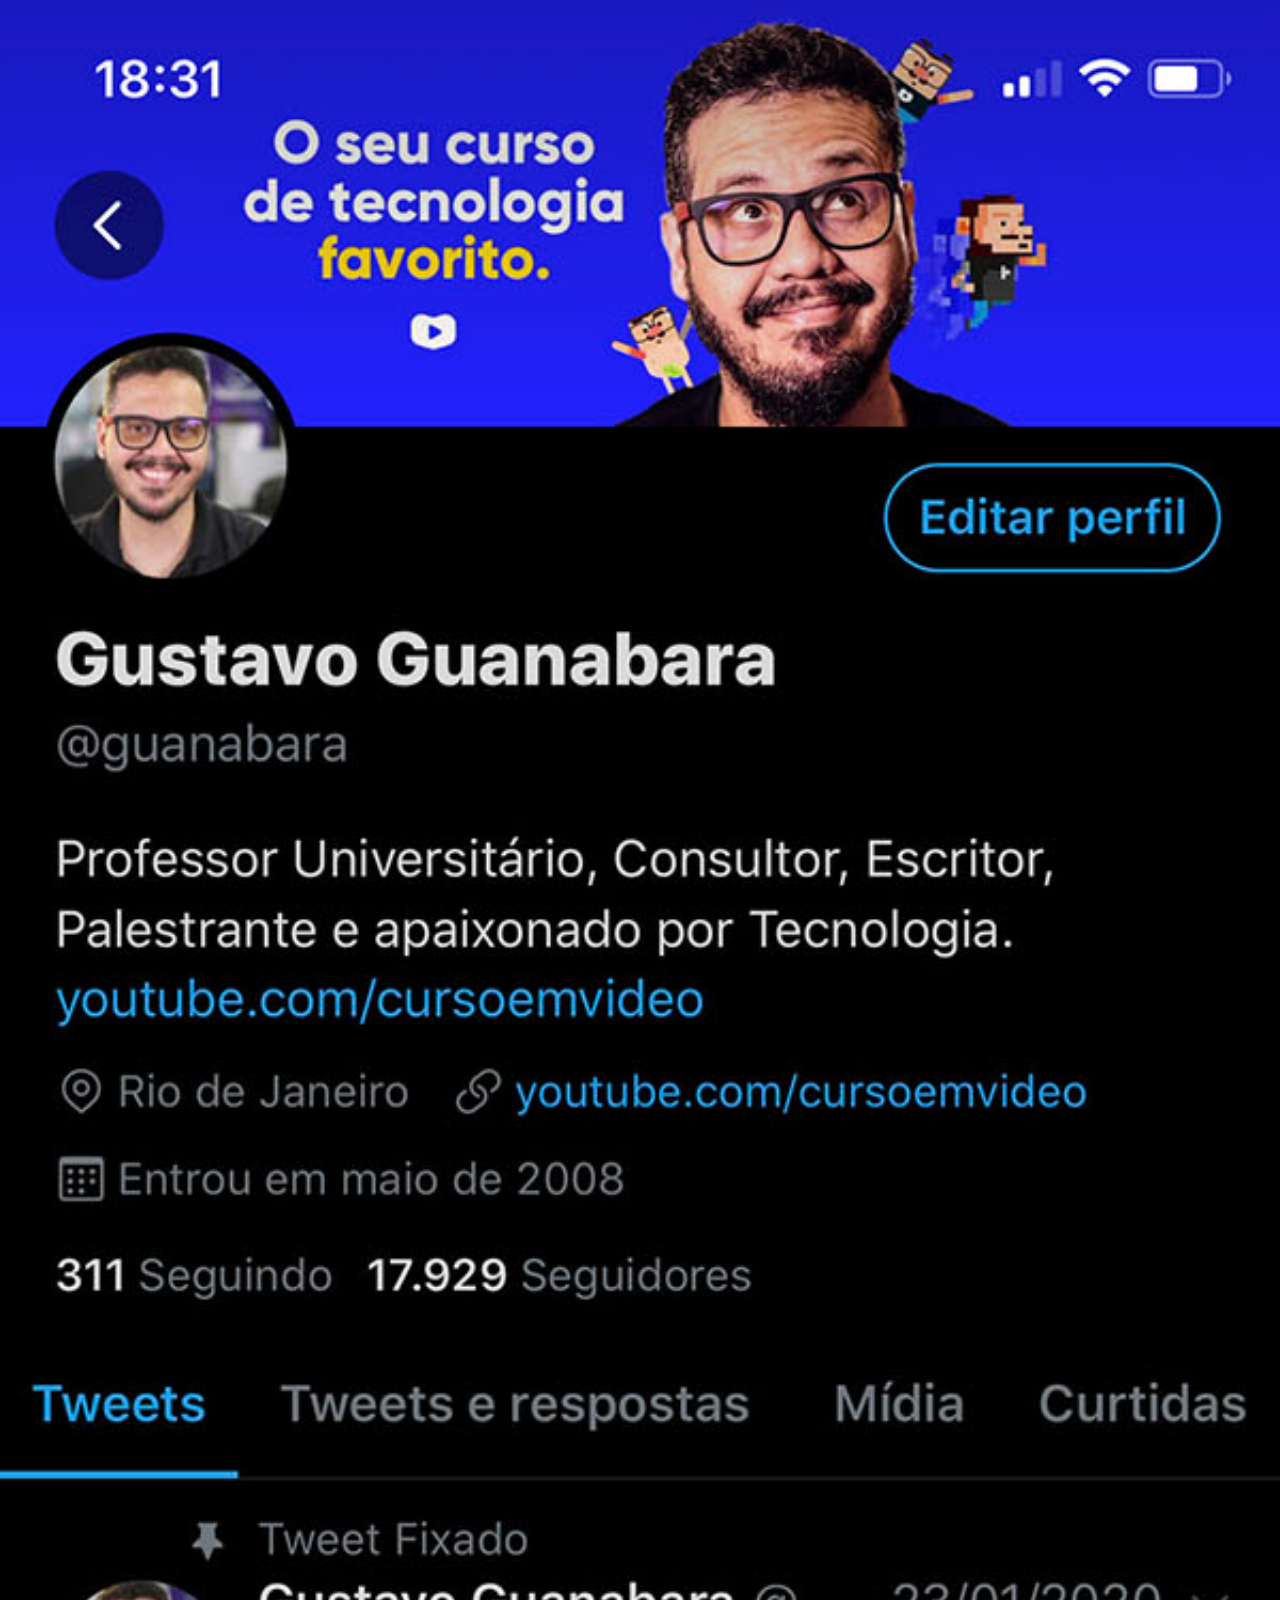
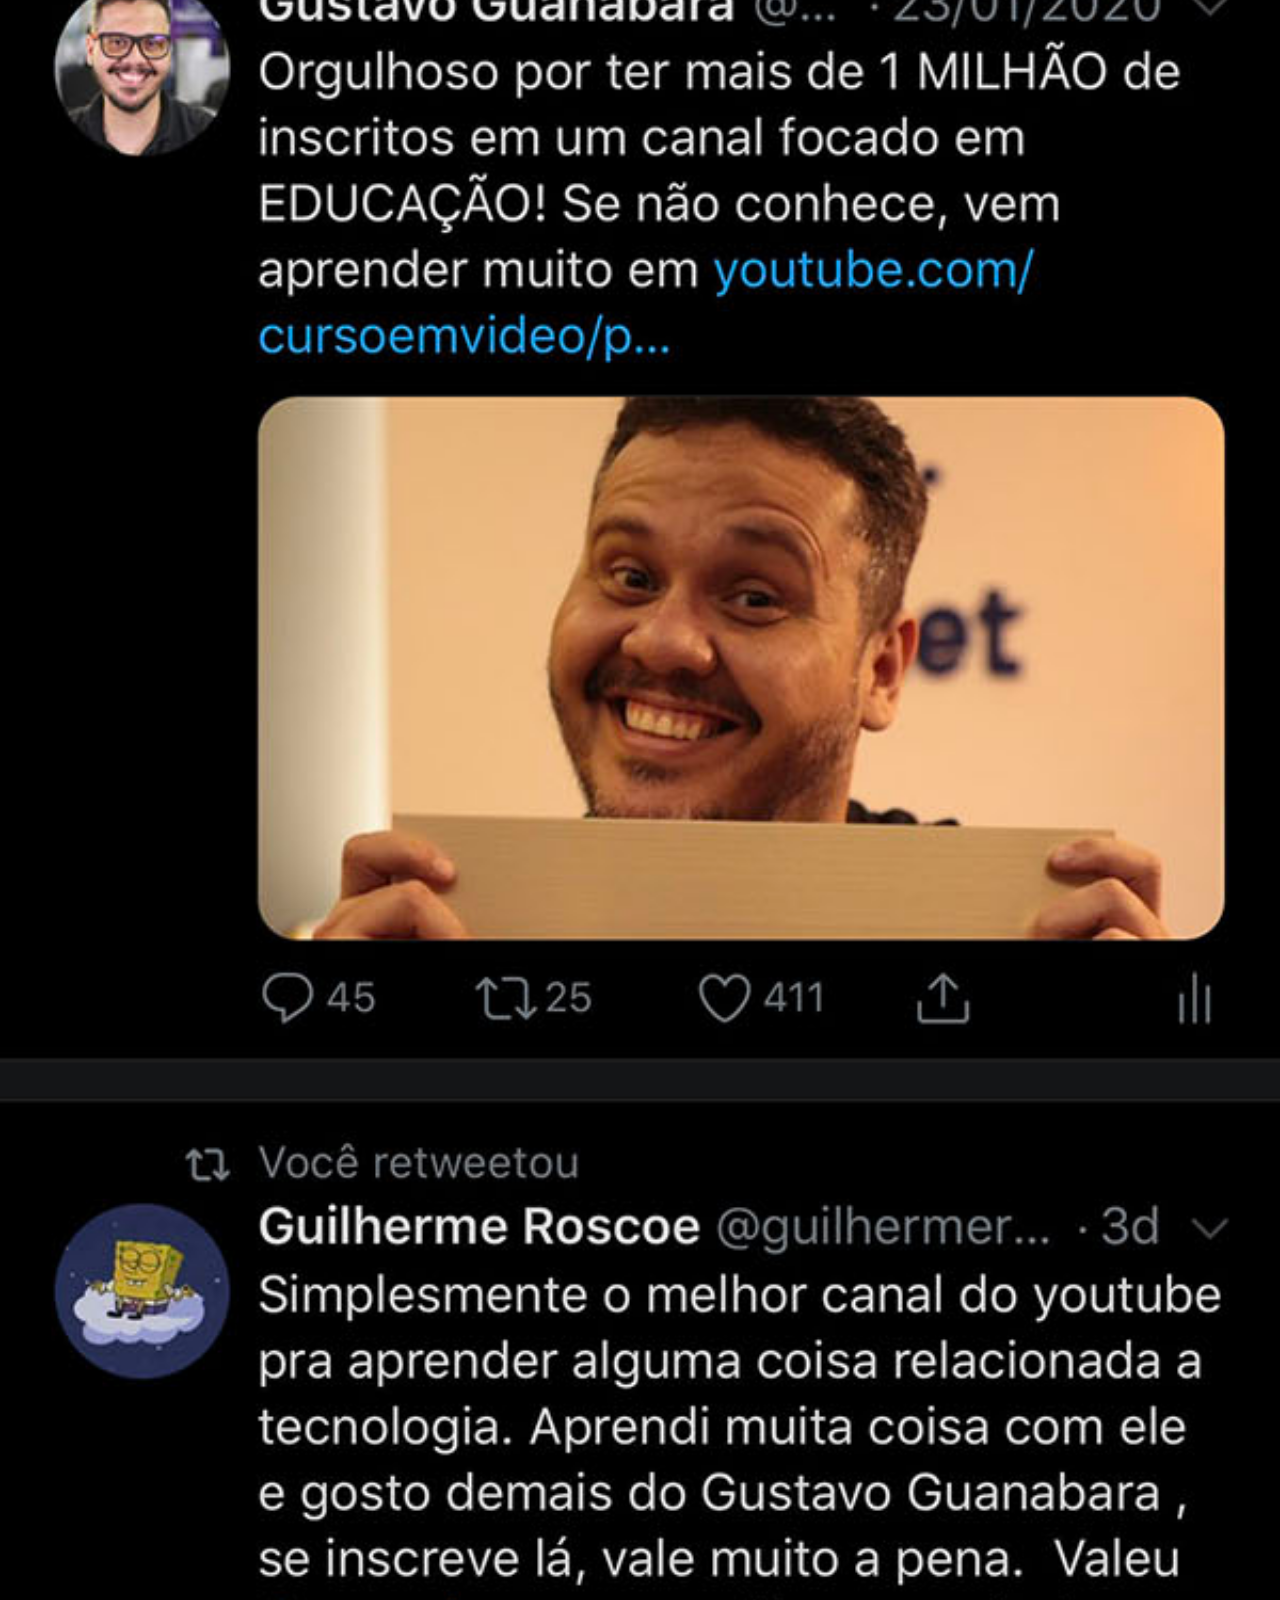
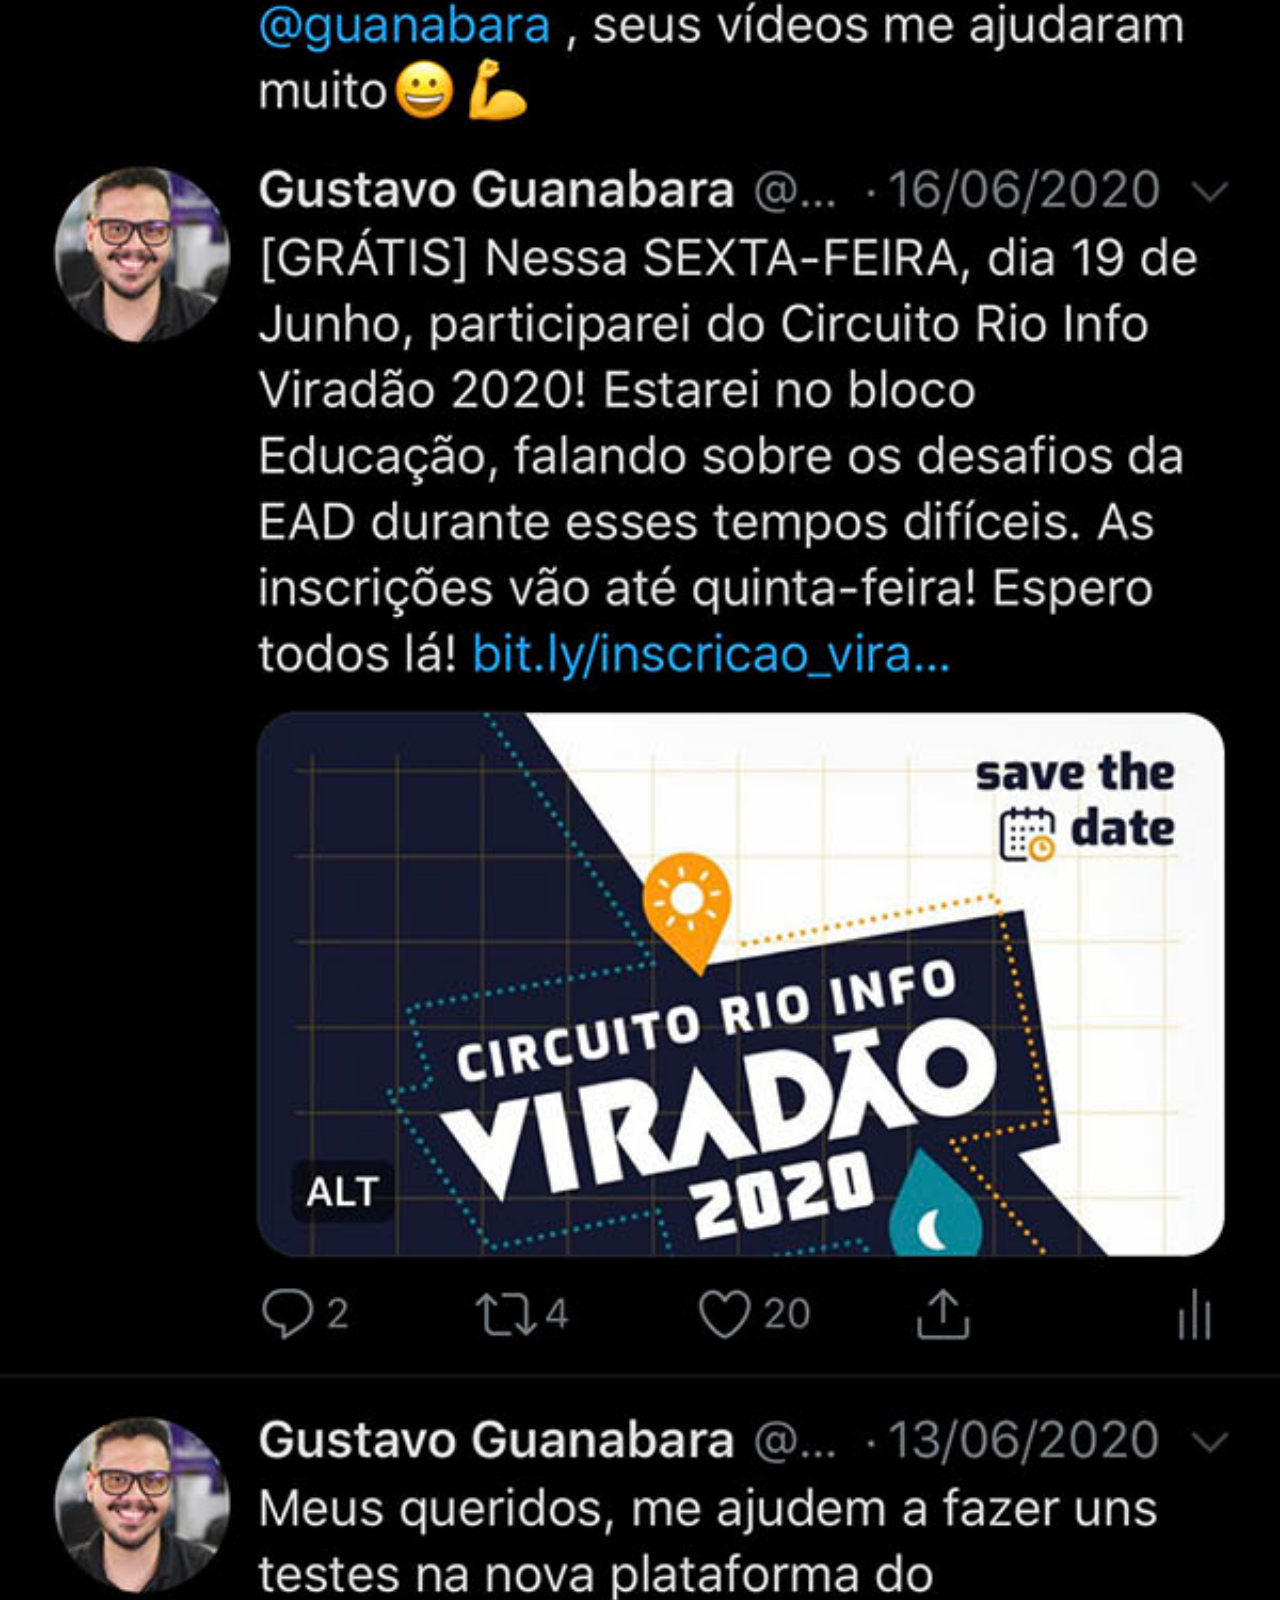
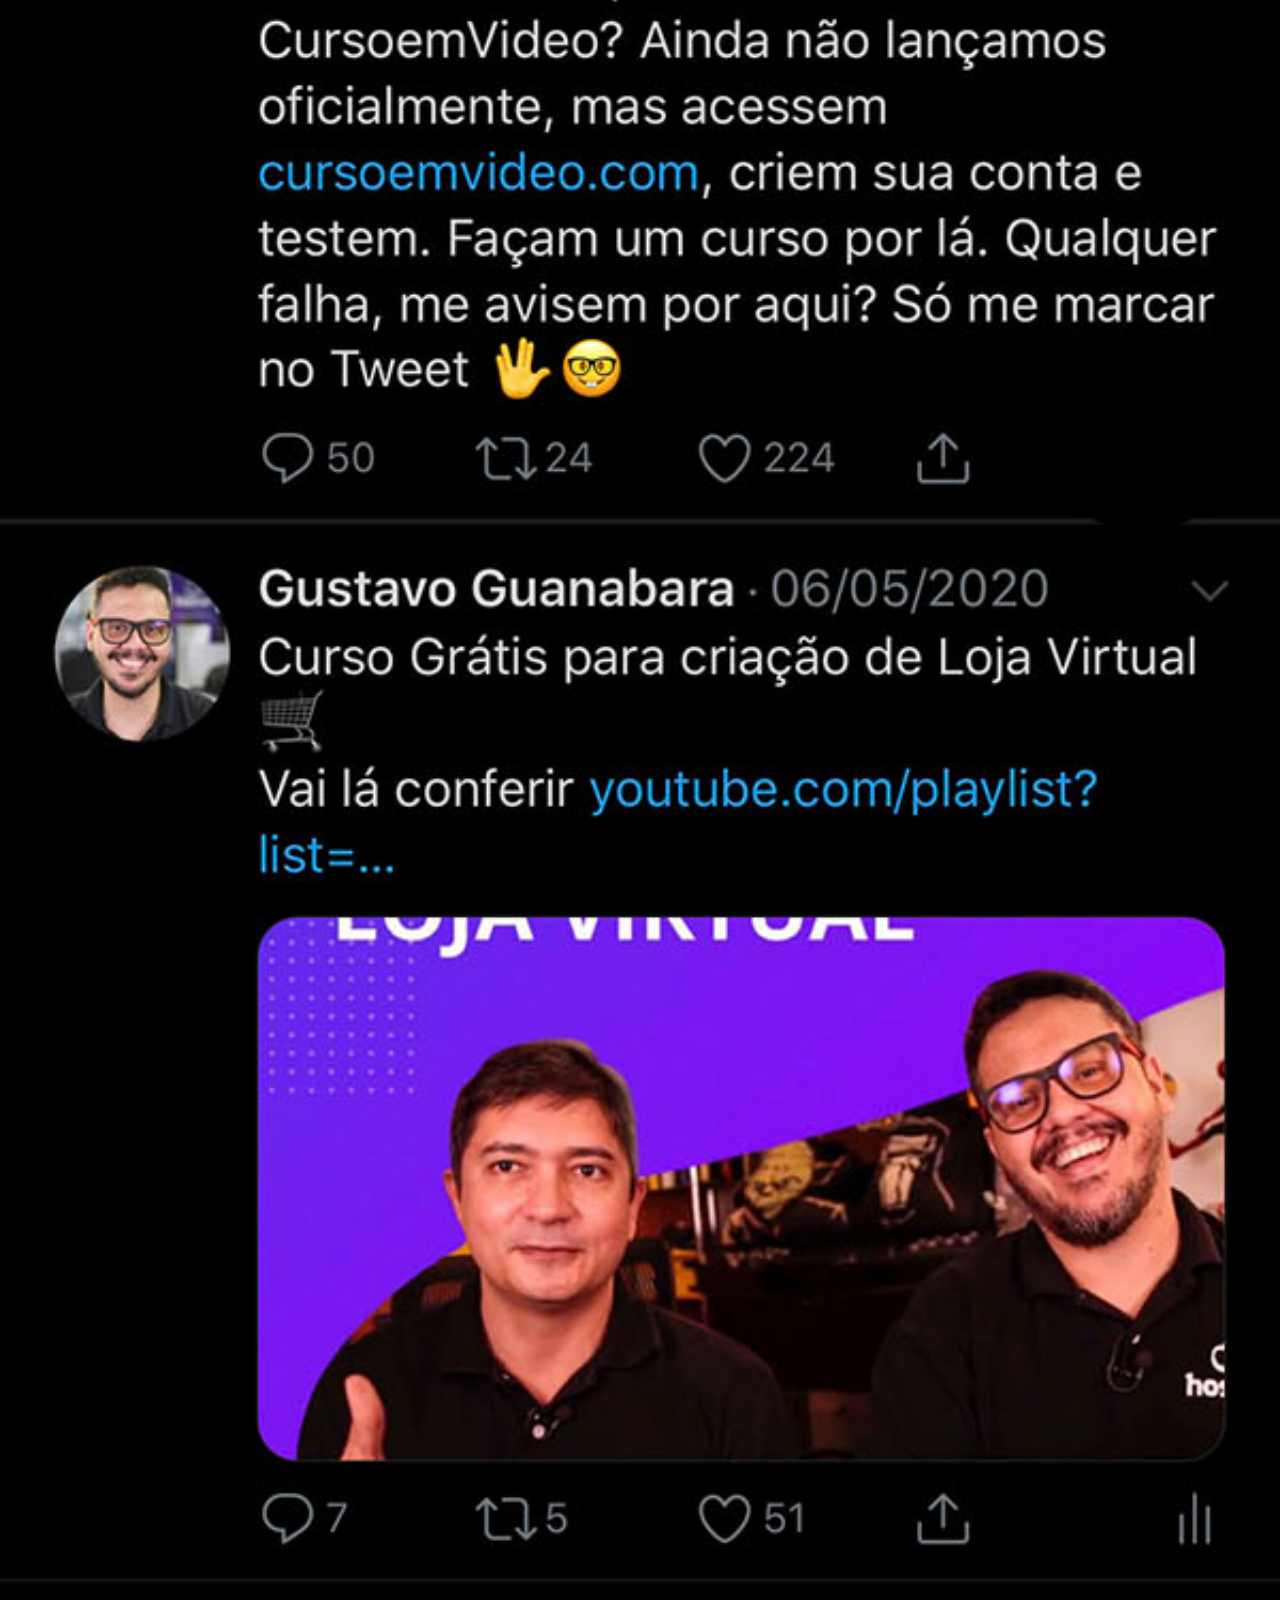
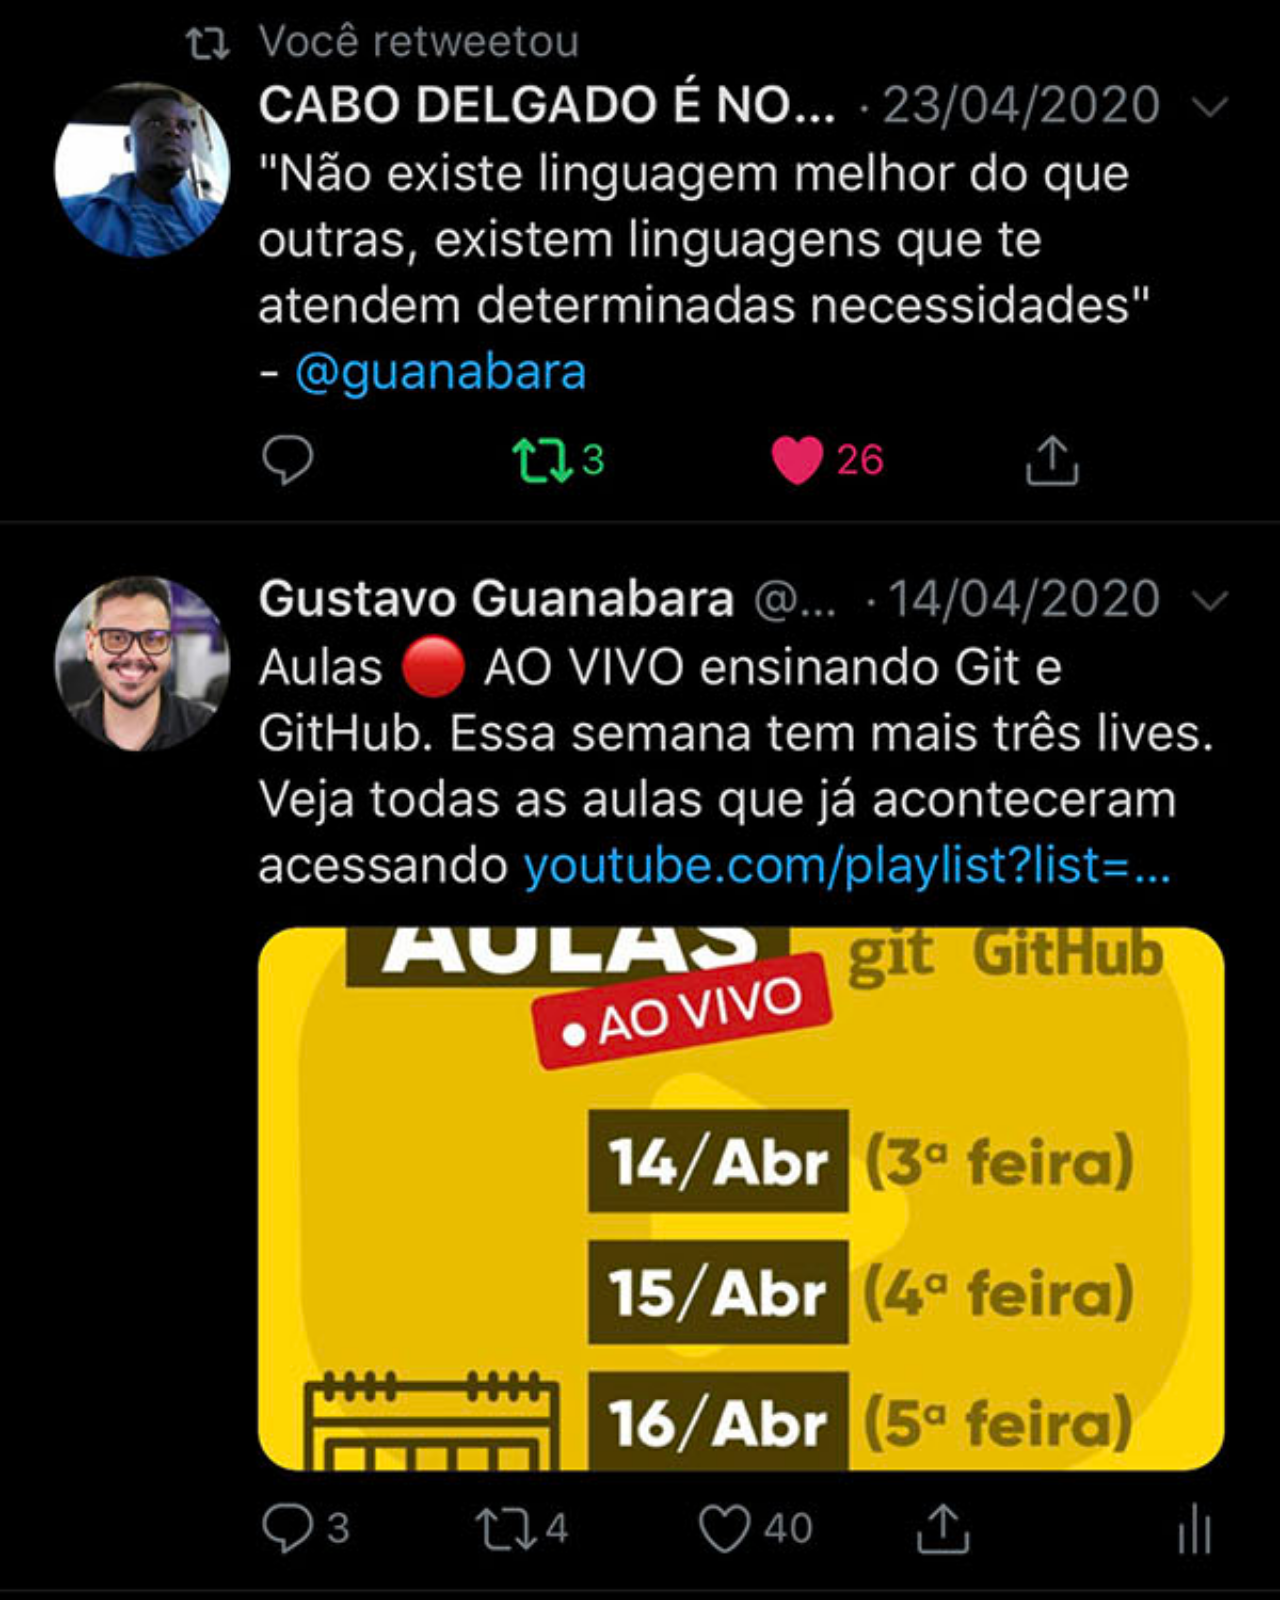
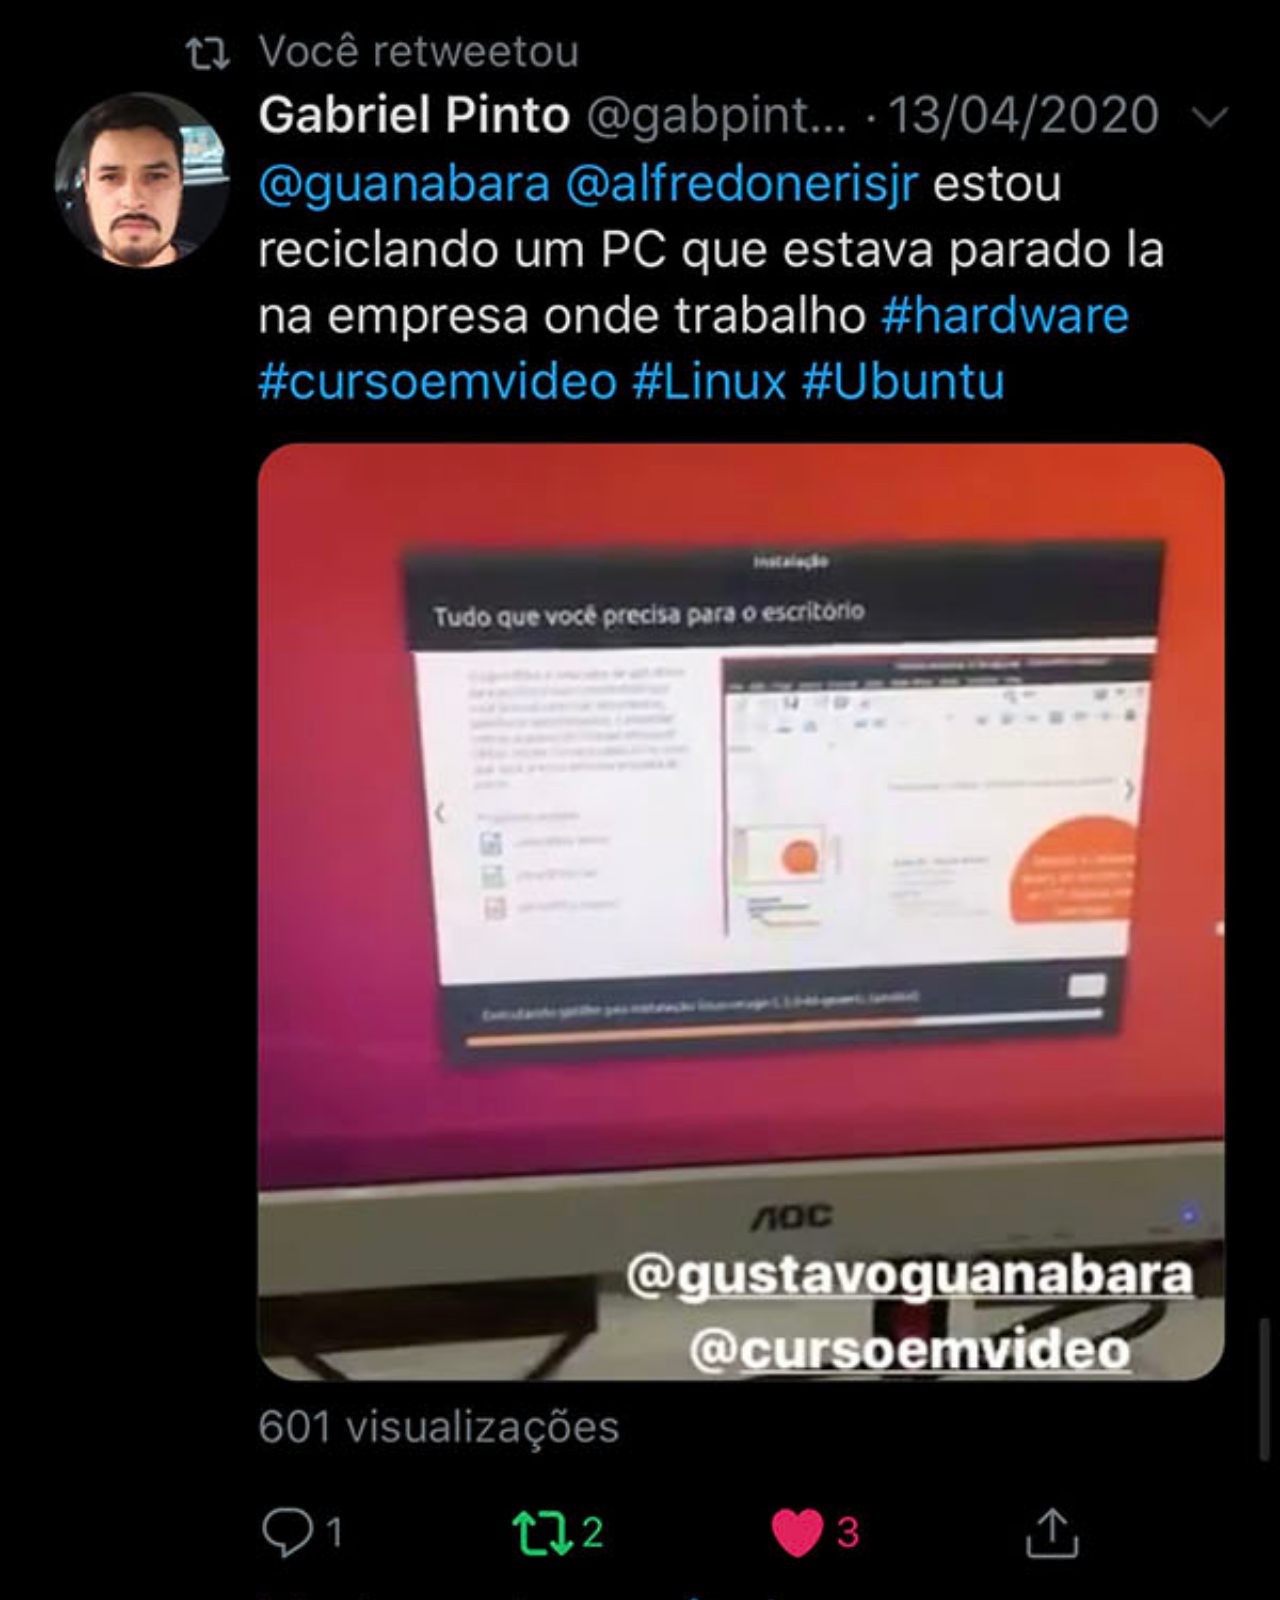
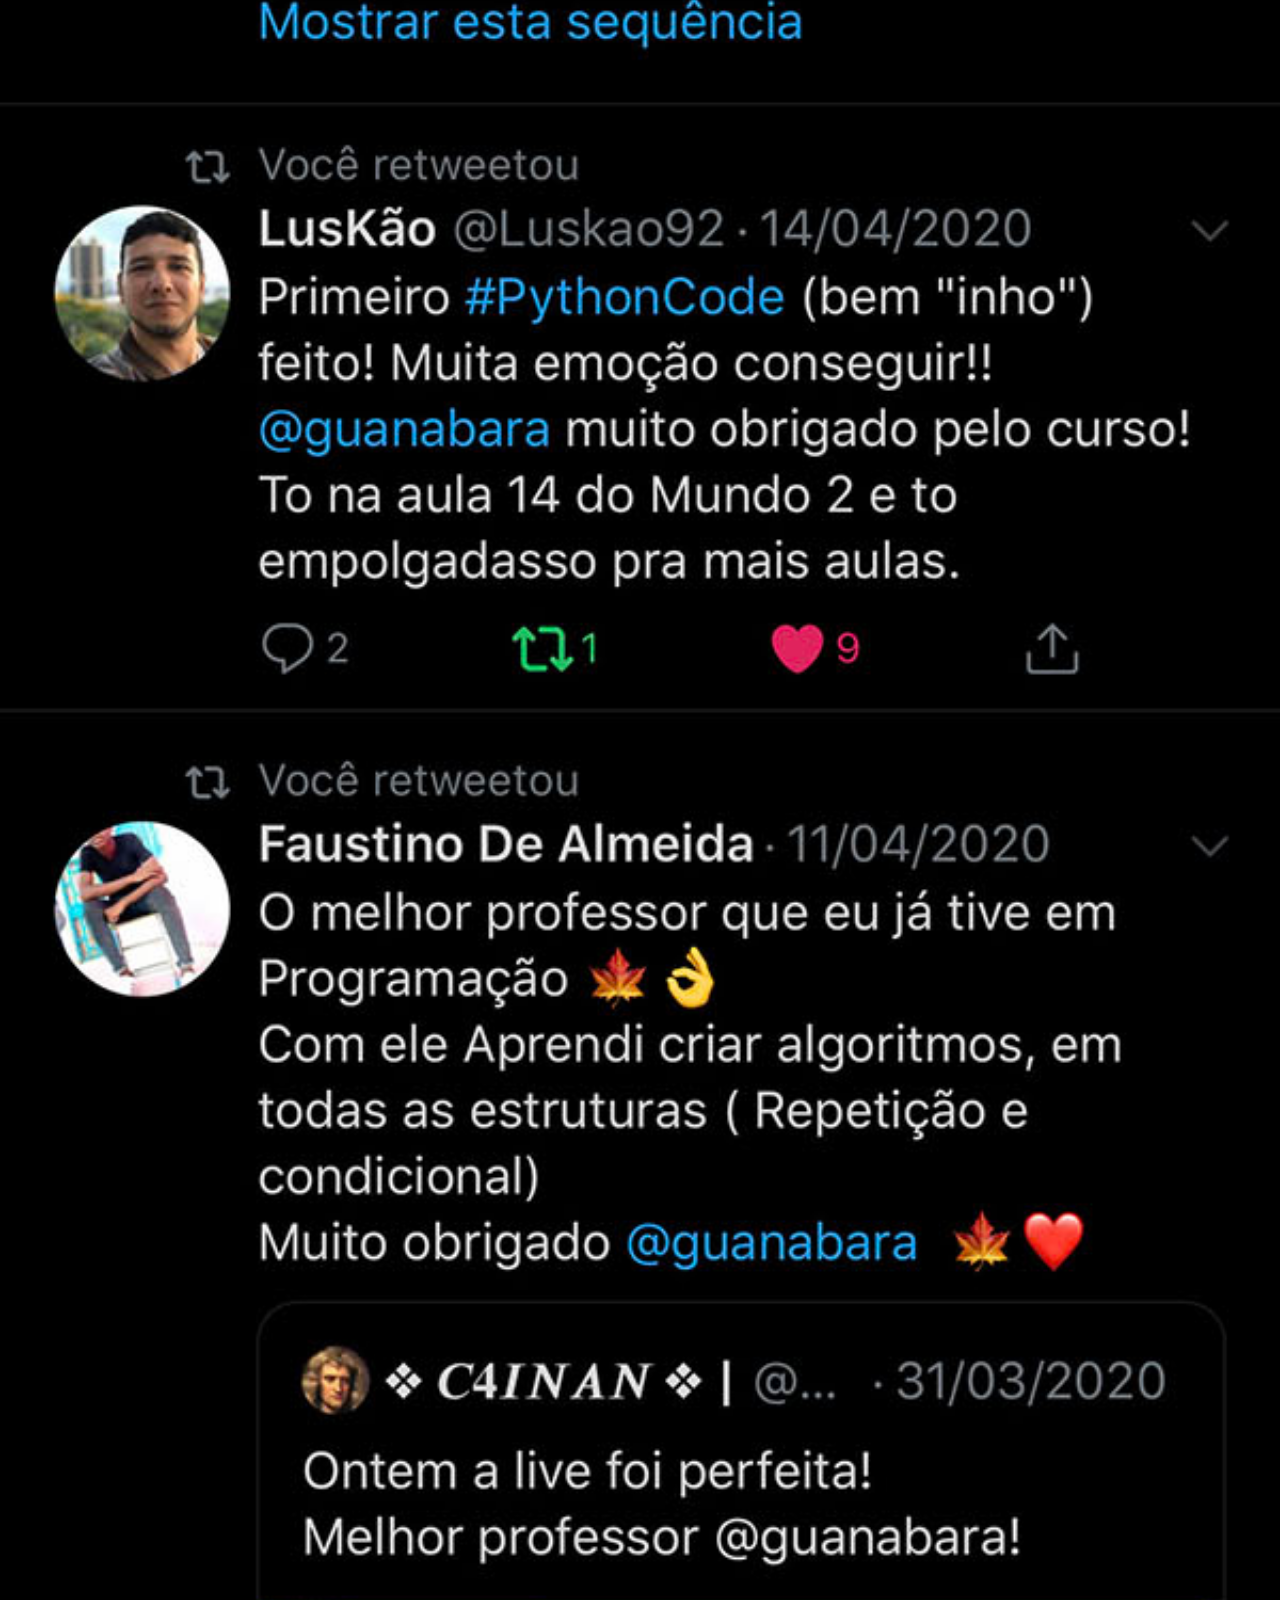
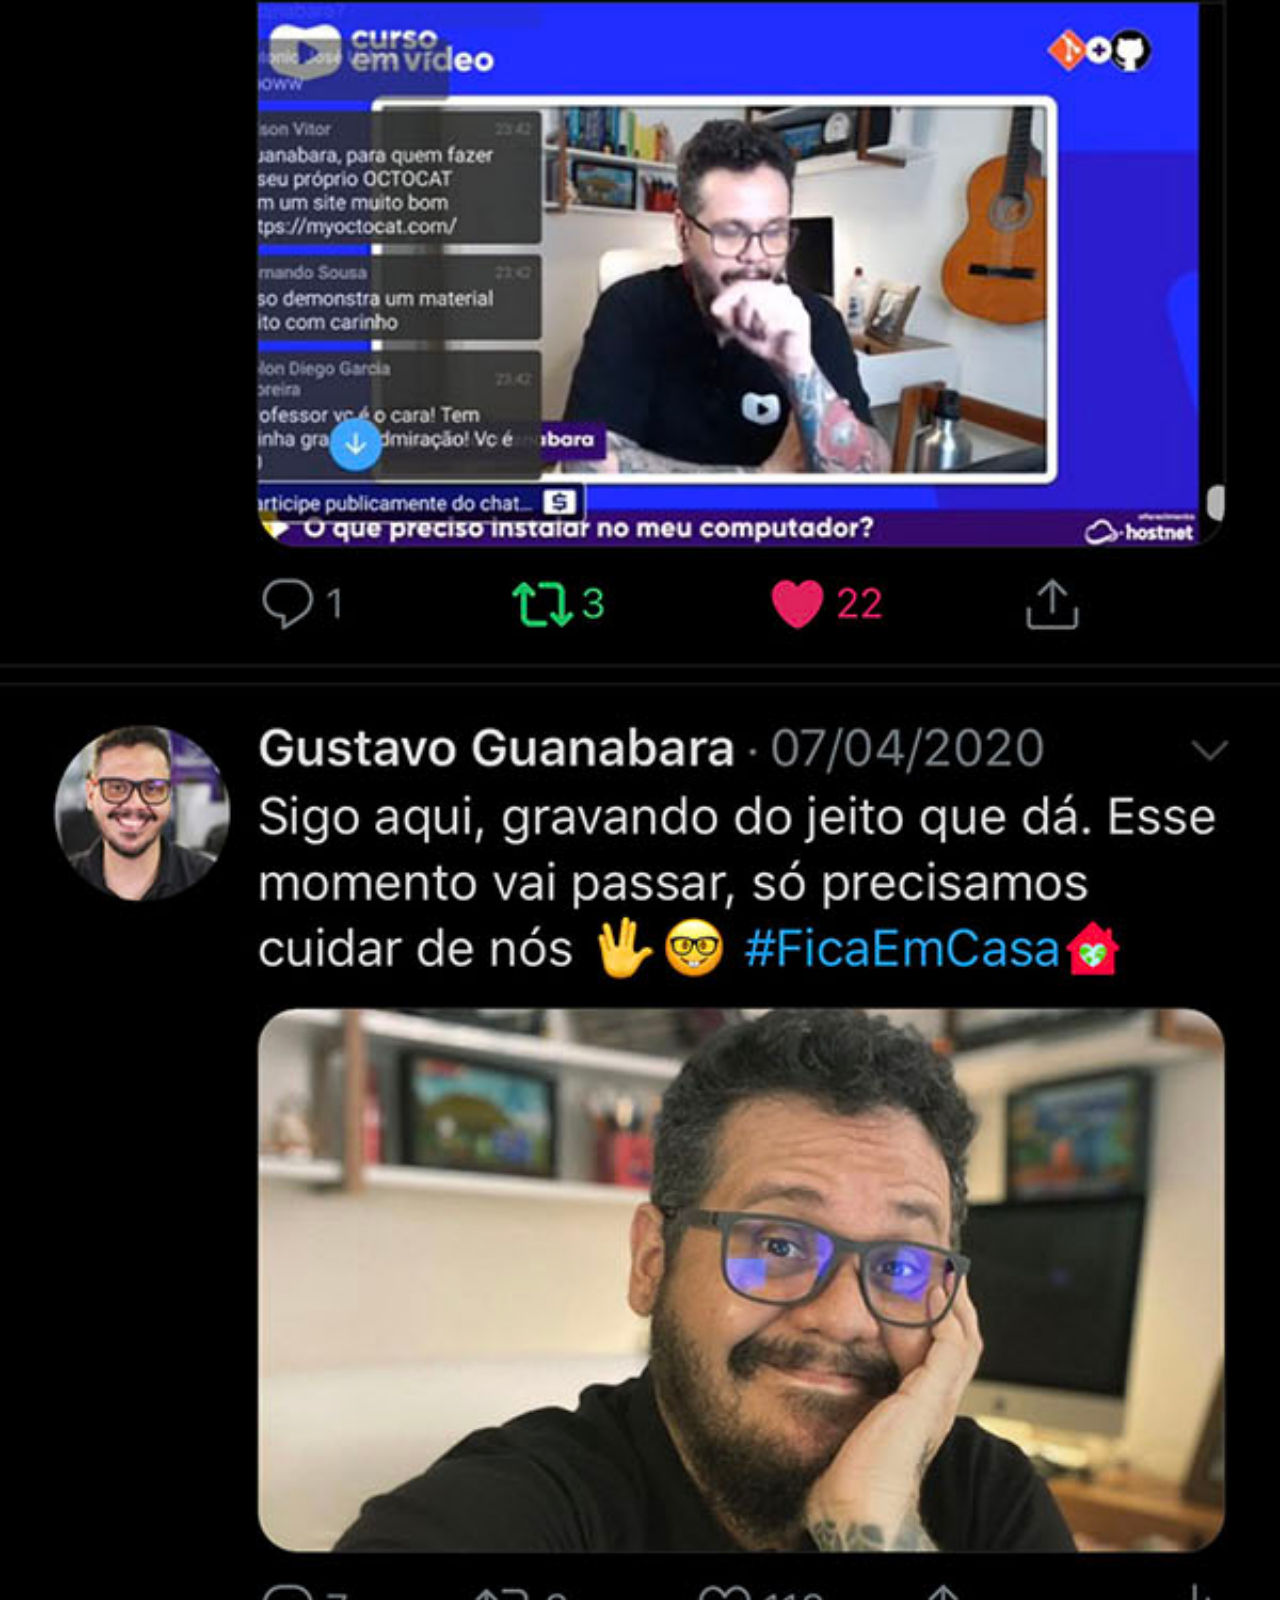
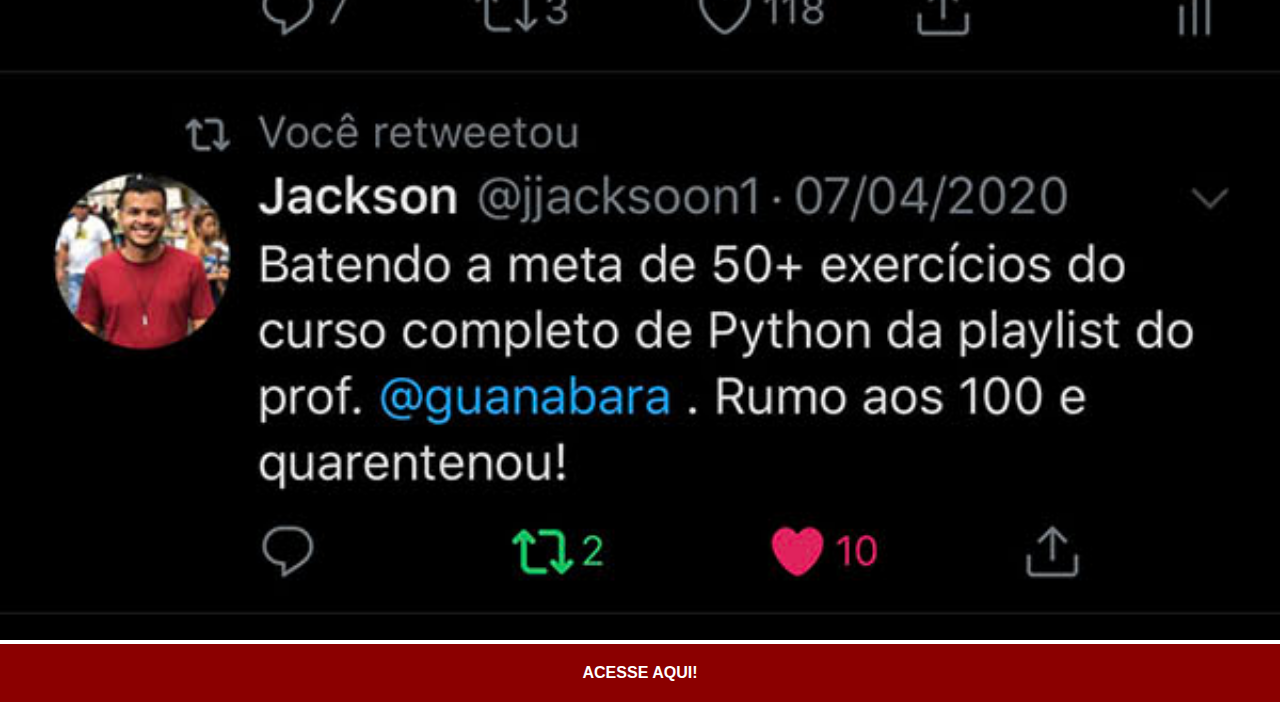
<file: twitter.html>
<!DOCTYPE html>
<html lang="pt-br">
<head>
    <meta charset="UTF-8">
    <meta name="viewport" content="width=device-width, initial-scale=1.0">
    <title>Twitter</title>
    
    <link rel="stylesheet" href="estilos/social.css">
</head>
<body>
    <img src="imagens/tela-twitter.jpg" alt="">
    <a href="https://x.com/guanabara">ACESSE AQUI!</a>
</body>
</html>
</file>
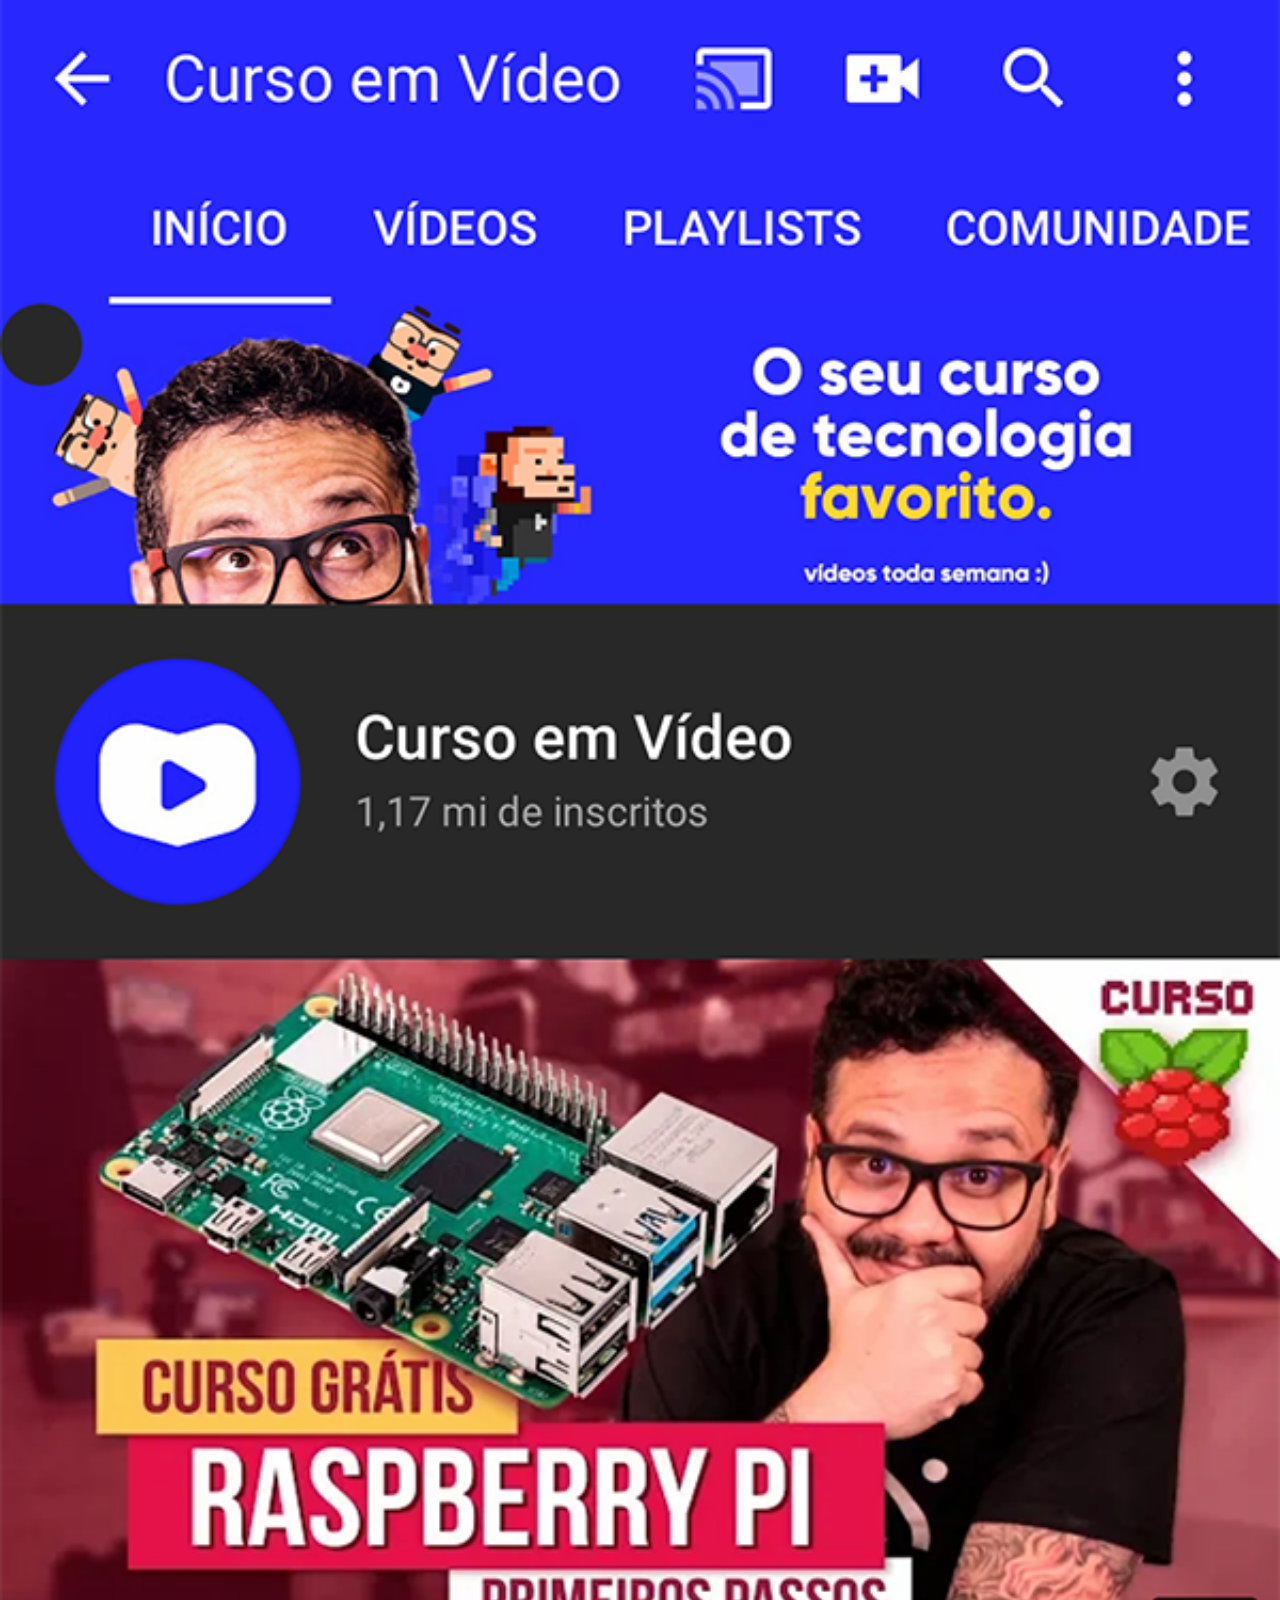
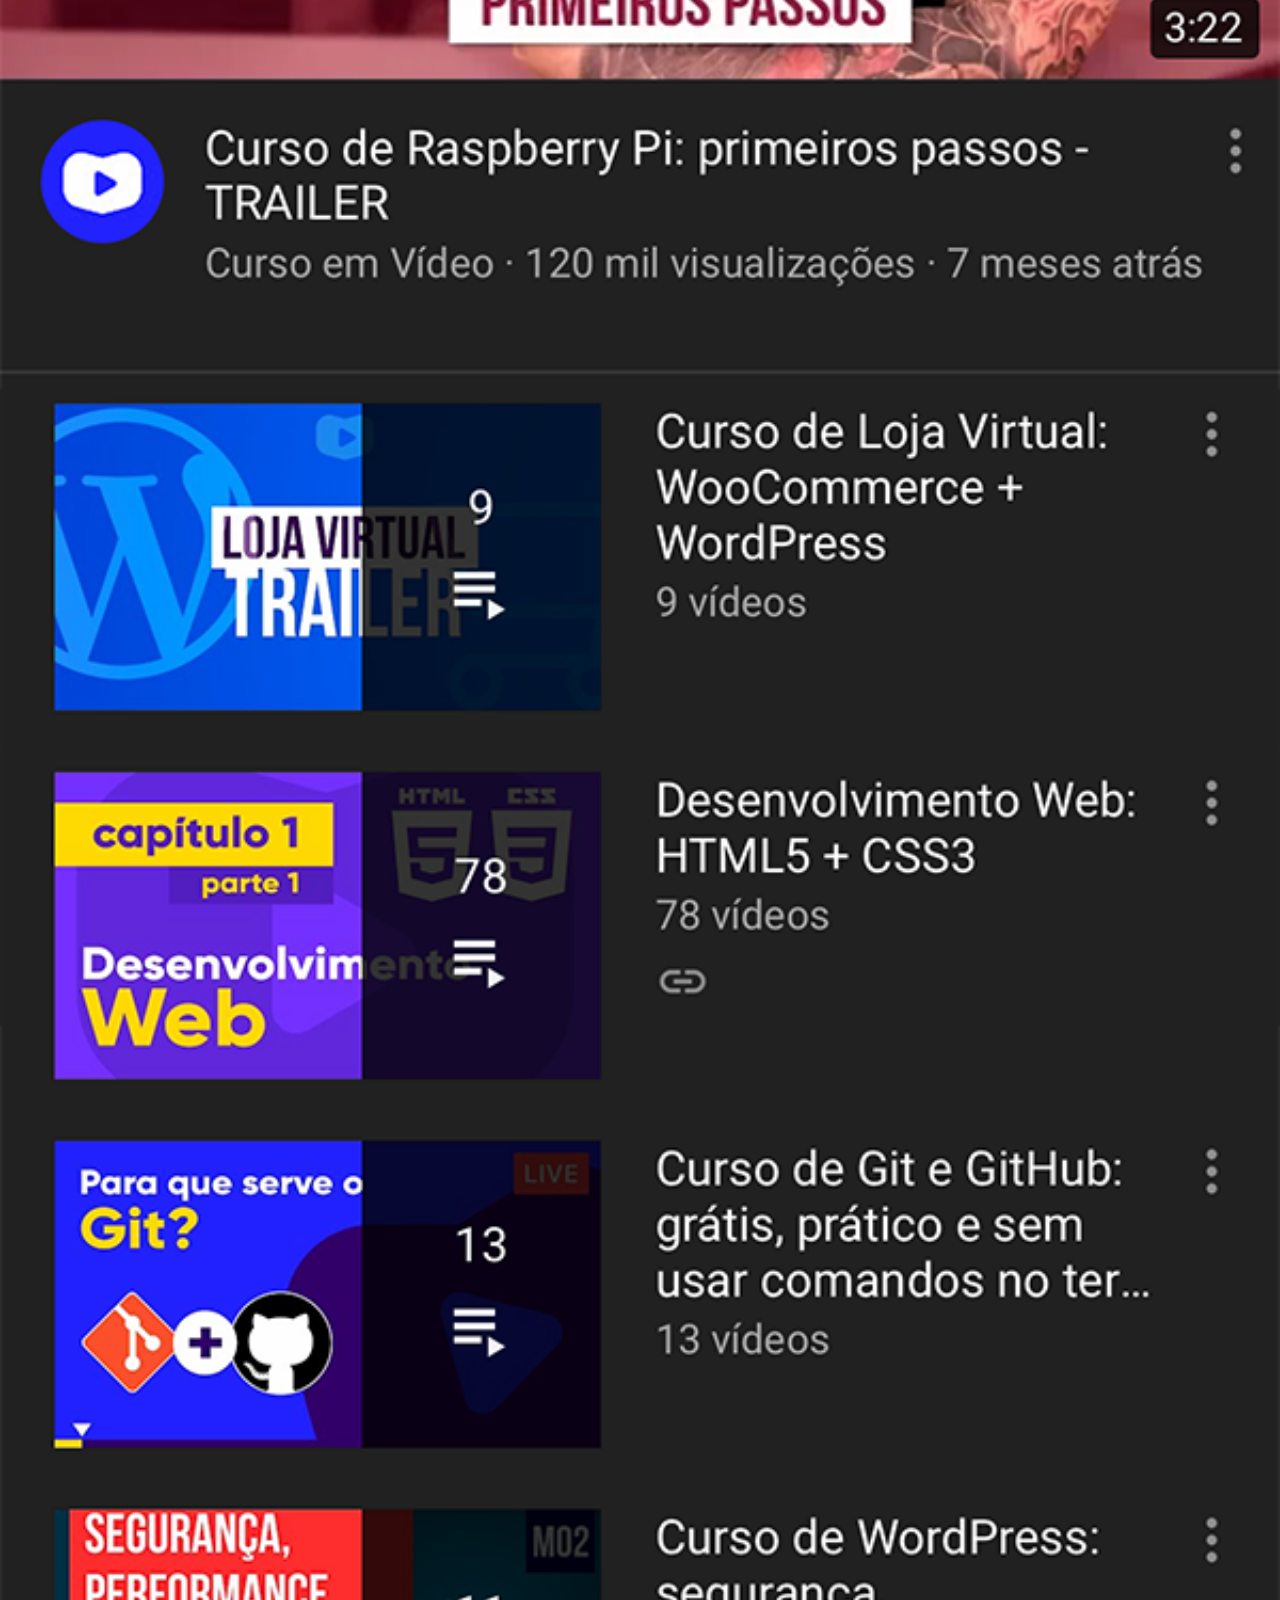
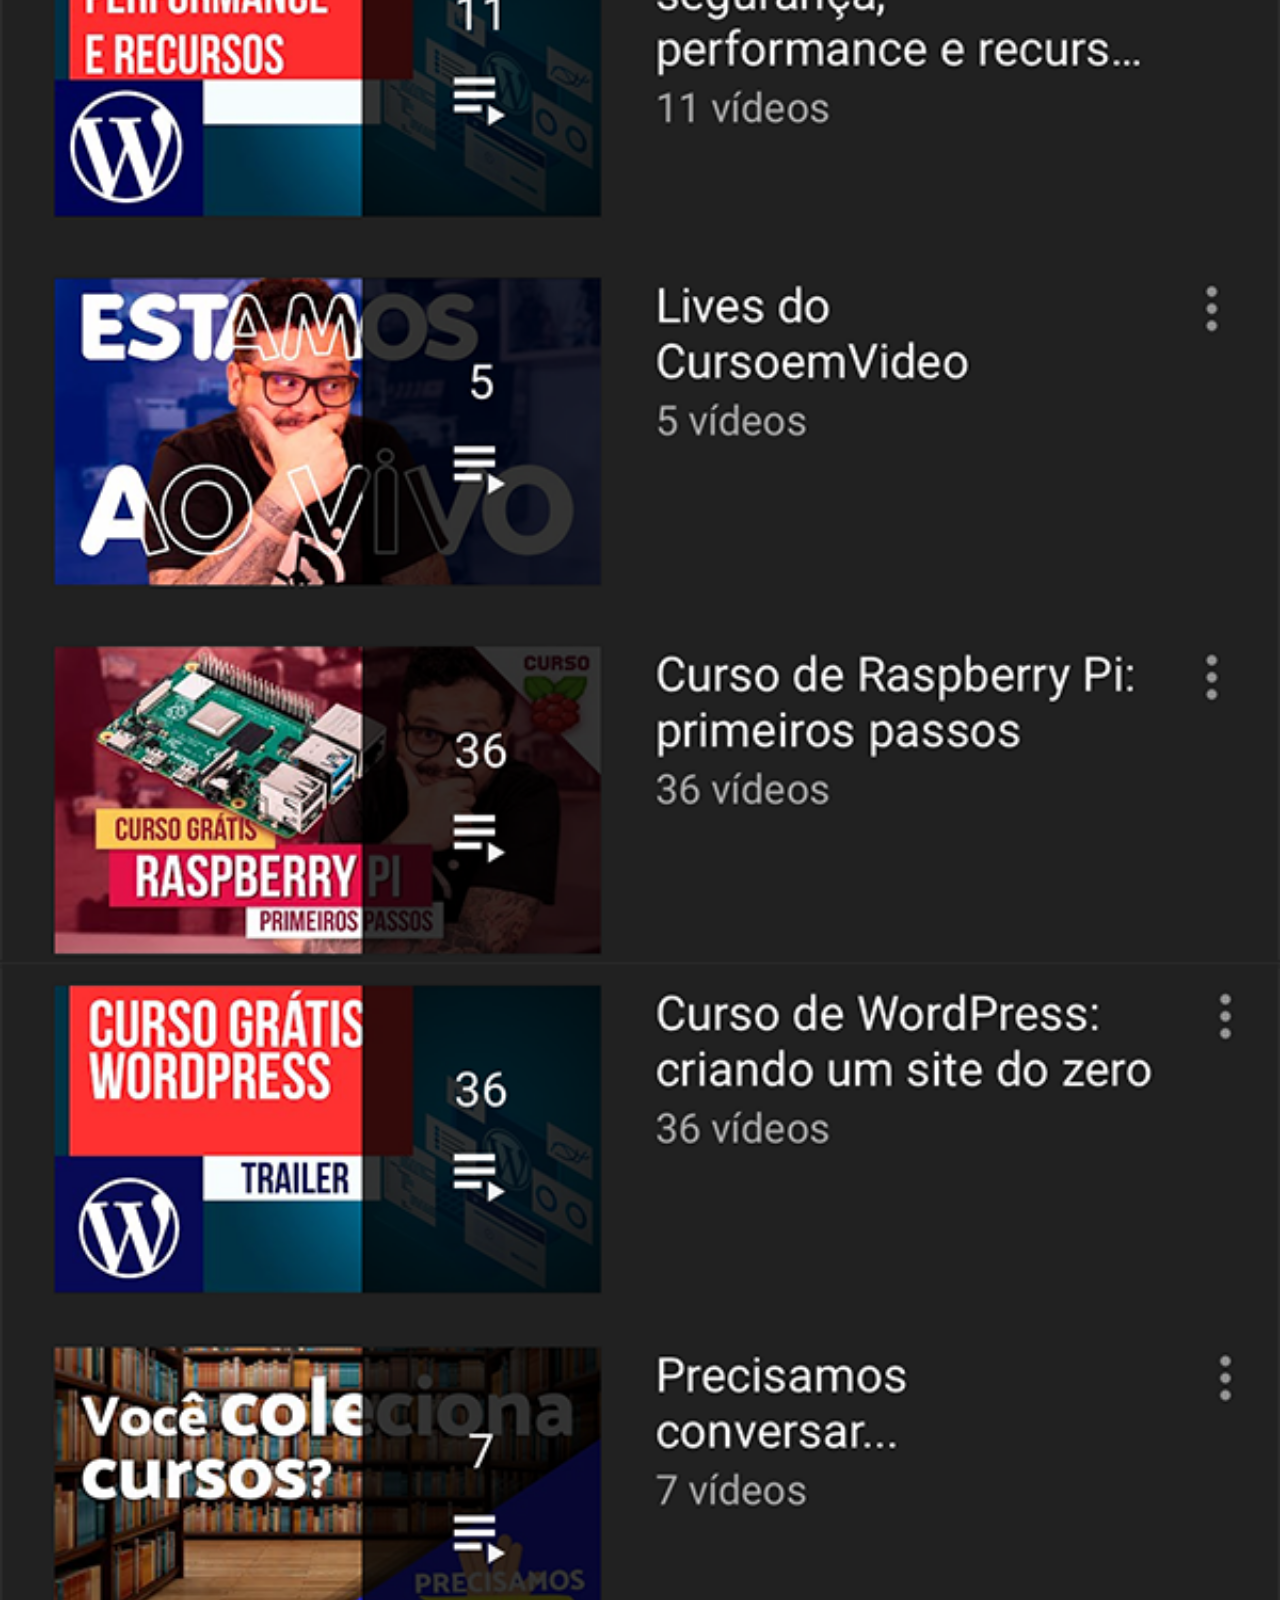
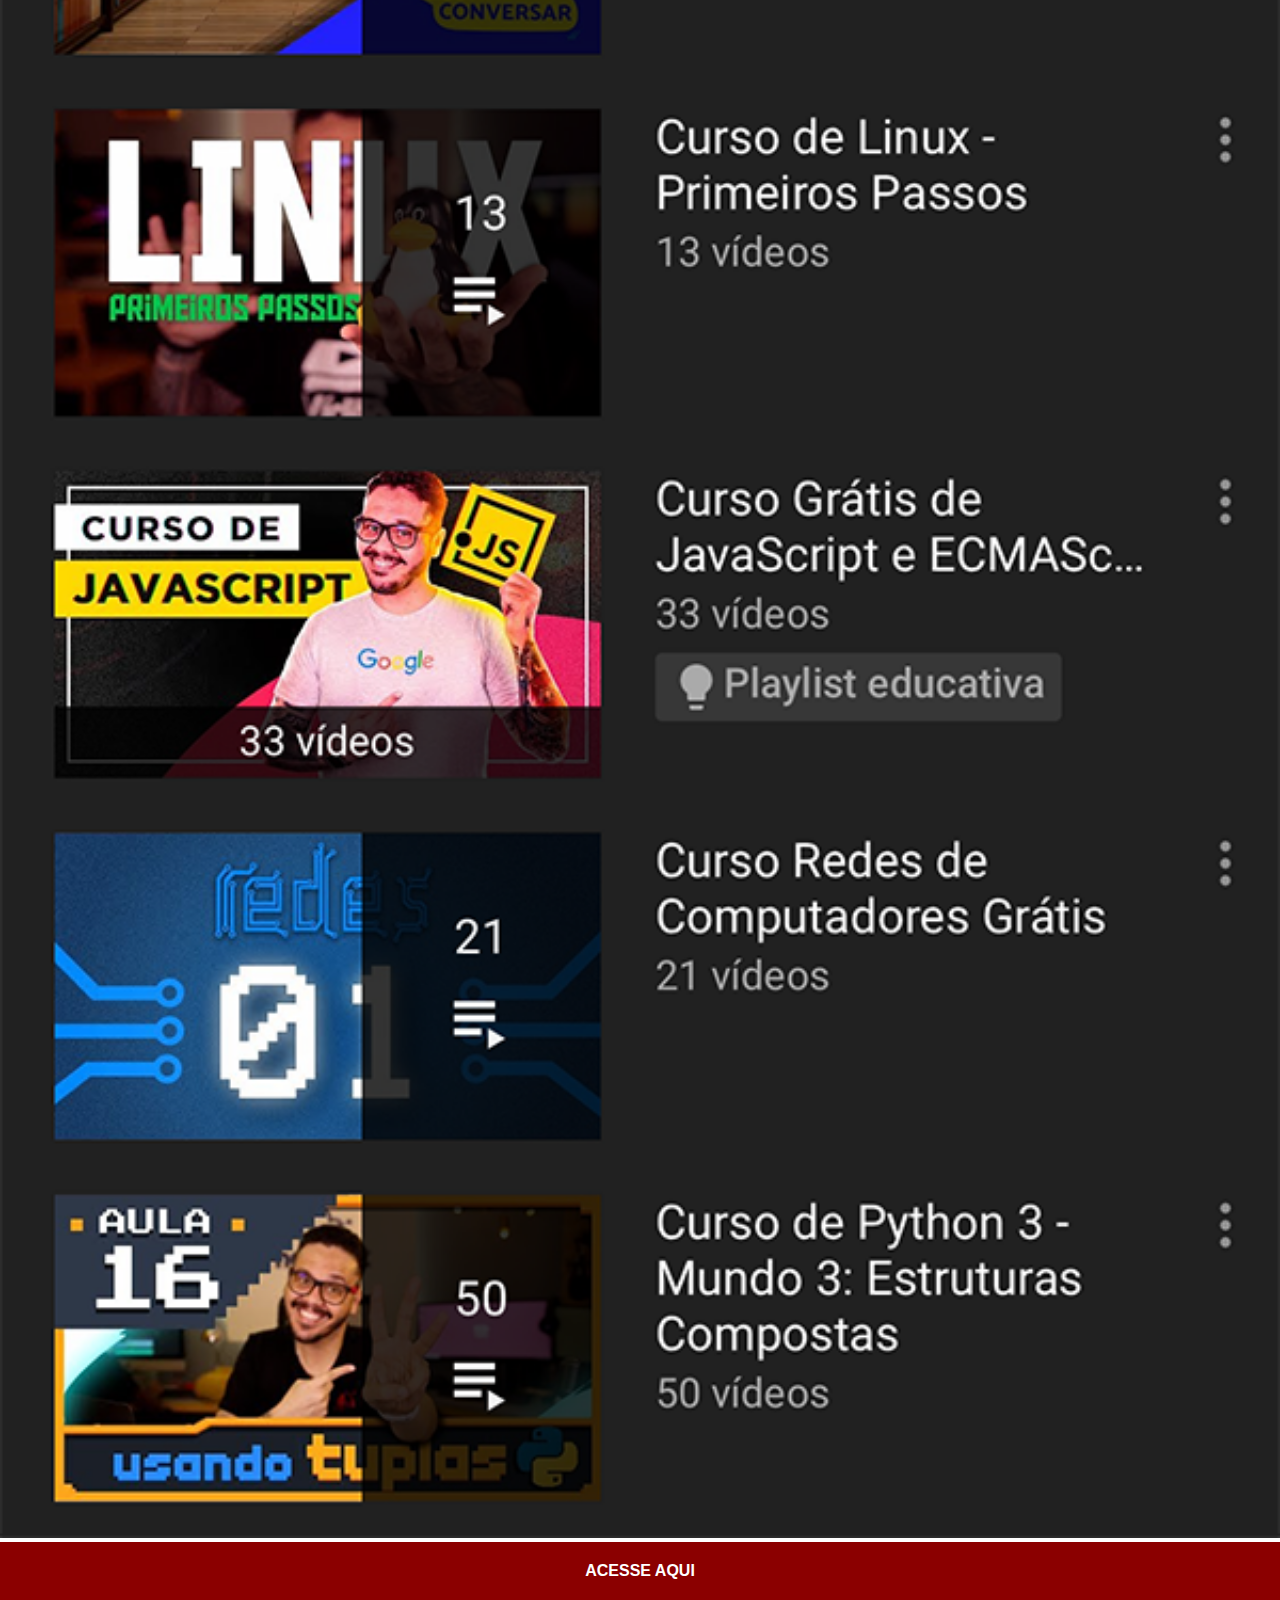
<file: youtube.html>
<!DOCTYPE html>
<html lang="en">
<head>
    <meta charset="UTF-8">
    <meta name="viewport" content="width=device-width, initial-scale=1.0">
    <title>Youtube</title>
    <link rel="stylesheet" href="estilos/social.css">
</head>
<body>
    <img src="imagens/tela-youtube.png" alt="">
    <a href="https://www.youtube.com/c/CursoemV%C3%ADdeo" target="_blank">ACESSE AQUI</a>
    
</body>
</html>
</file>
<file: estilos/style.css>
@charset "UTF-8"

* {
    margin: 0px;
    padding: 0px;
    font-family: Arial, Helvetica, sans-serif;

}

html, body {
    height: 100vh;
    width: 100vw;
    background-color: black;

}

body {
    background: url('../imagens/fundo-madeira.jpg') no-repeat top center;
    background-size: cover;
    background-attachment: fixed;
}

main {
    position: relative;
    height: 100vh;
    
}

section#telefone { 
    position: absolute; 
    top: 50%;
    left: 50%;
    transform: translate(-50%, -50%);

    height: 627px;
    width: 311px;
    background: url('../imagens/frame-iphone.png') no-repeat;
}

iframe#tela {
    position: relative;
    top: 80px;
    left: 23px;
    width: 265px;
    height: 470px;
}

section#redes-sociais {
    text-align: right;
}

section#redes-sociais img {
    width: 50px;
    margin: 10px;
    border-radius: 50%;
    box-shadow: 2px 2px 5px rgba(0, 0, 0, 0.342);
    box-sizing: border-box;
}

section#redes-sociais img:hover {
    border: 2px solid rgba(255, 255, 255, 0.623);
    transform: translate(-3px, -3px);
    box-shadow: 5px 5px 10px rgba(0, 0, 0, 0.651);
    transition: transform .2s, border .3s;
}
</file>
<file: estilos/social.css>
@charset "UTRF-8";

* {
    margin: 0px;
    padding: 0px;
    font-family: Arial, Helvetica, sans-serif;
}

::-webkit-scrollbar {/* para esconder a barra de rolagem*/
    width: 0px;
    height: 0px;
}

img {
    width: 100vw;
}

a {
    display: block;
    background-color: darkred;
    color: white;
    padding: 20px;
    text-align: center;
    font-weight: bolder;
    text-decoration: none;
}

a:hover {
    background-color: red;
}
</file>
